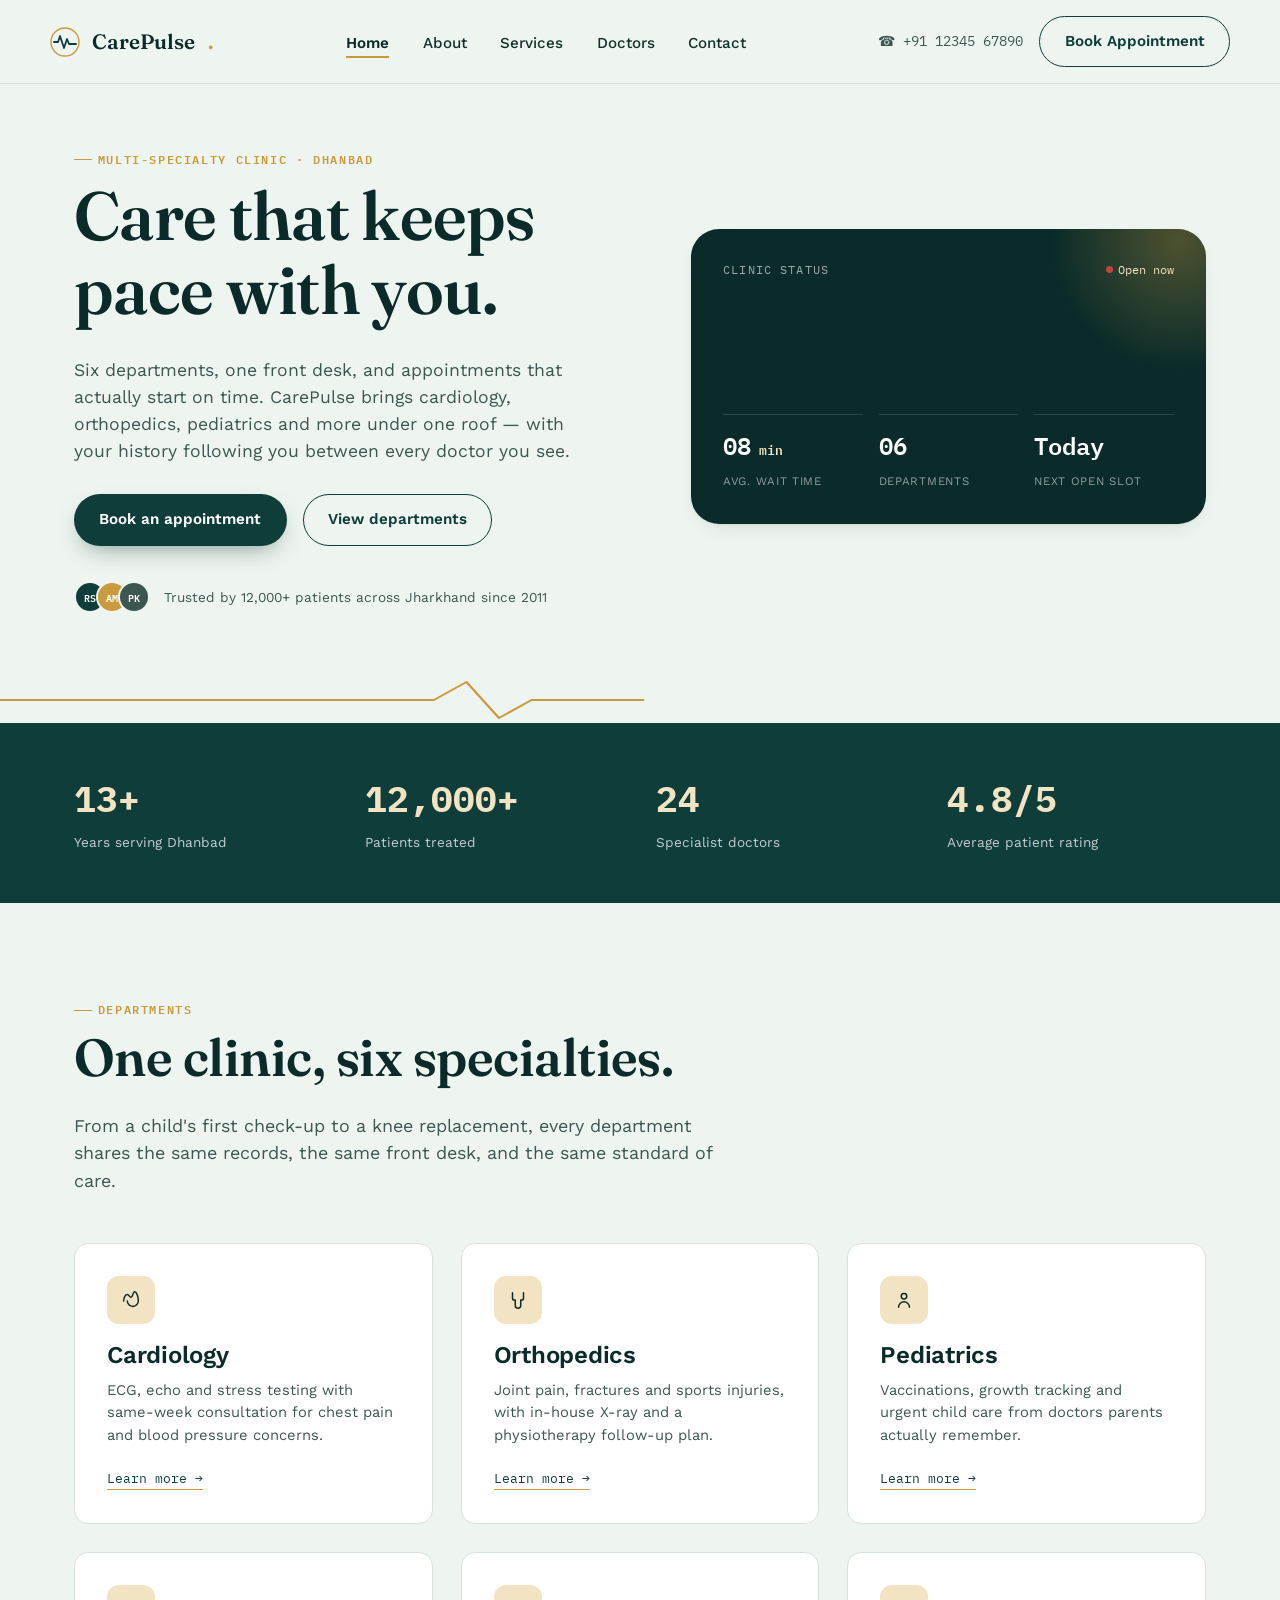
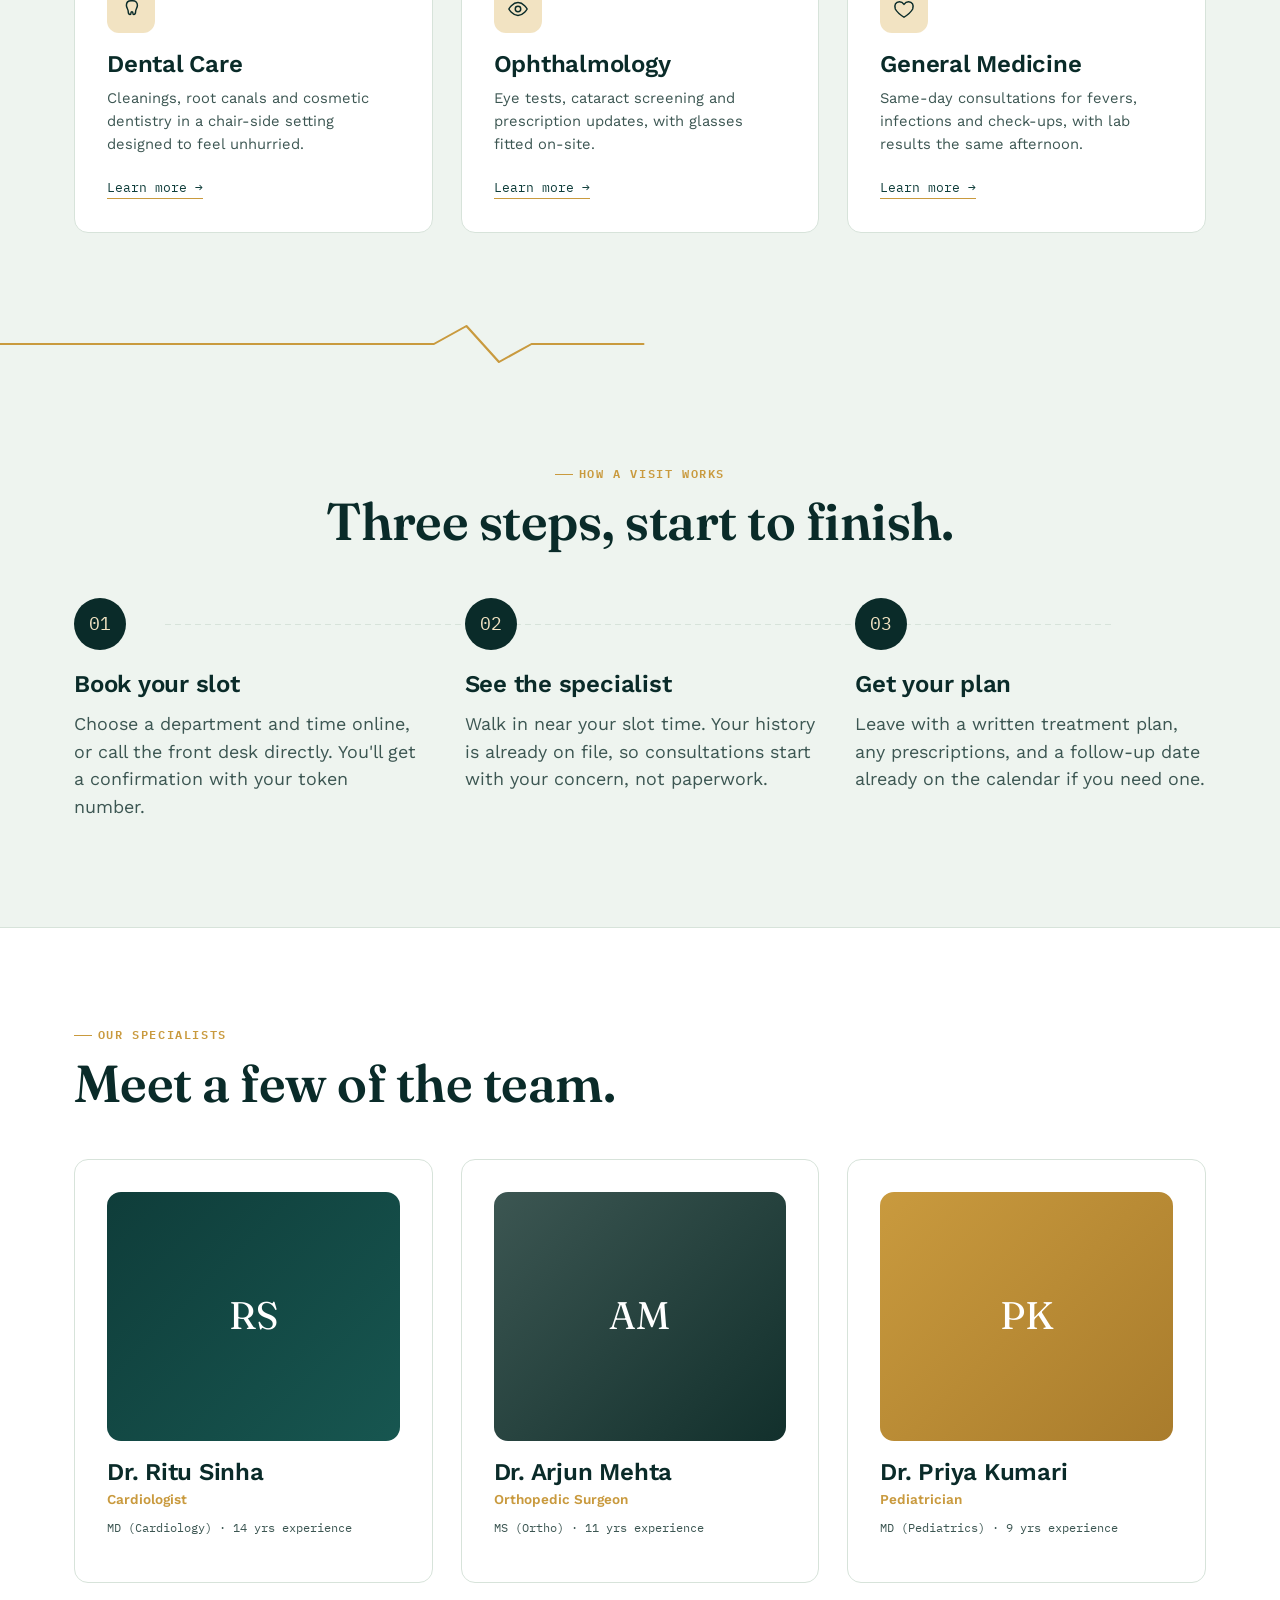
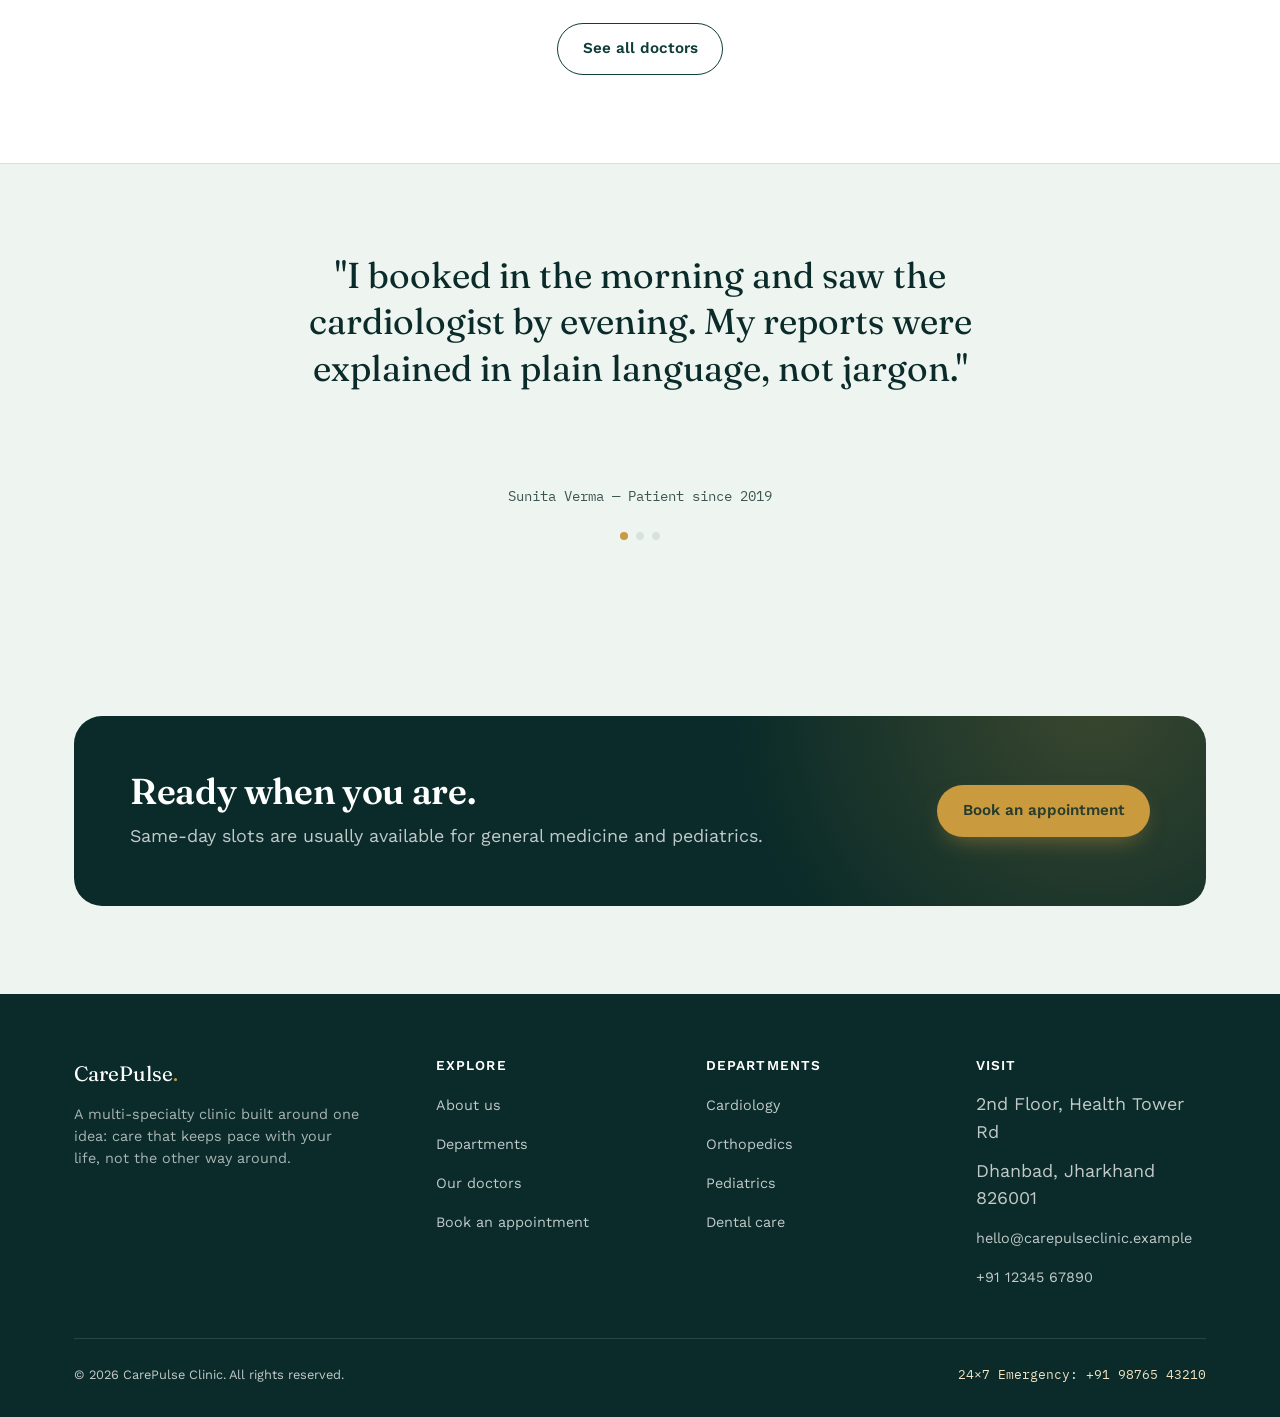
<file: index.html>
<!DOCTYPE html>
<html lang="en">
<head>
  <meta charset="UTF-8" />
  <meta name="viewport" content="width=device-width, initial-scale=1.0" />
  <title>CarePulse Clinic — Multi-Specialty Healthcare</title>
  <meta name="description" content="CarePulse Clinic is a multi-specialty healthcare center offering cardiology, orthopedics, pediatrics, dental and general medicine — with same-day appointments." />
  <link rel="icon" href="data:," />
  <link rel="stylesheet" href="css/styles.css" />
</head>
<body data-page="home">

  <div data-include="partials/header.html"></div>

  <main>
    <!-- HERO -->
    <section class="hero">
      <div class="container hero-grid">
        <div>
          <p class="eyebrow">Multi-specialty clinic · Dhanbad</p>
          <h1>Care that keeps pace with you.</h1>
          <p class="hero-lede">
            Six departments, one front desk, and appointments that actually start on time.
            CarePulse brings cardiology, orthopedics, pediatrics and more under one roof —
            with your history following you between every doctor you see.
          </p>
          <div class="hero-actions">
            <a href="contact.html" class="btn btn-primary">Book an appointment</a>
            <a href="services.html" class="btn btn-outline">View departments</a>
          </div>
          <div class="hero-note">
            <div class="avatar-stack" aria-hidden="true">
              <span style="background:#0f3d3a">RS</span>
              <span style="background:#c99a3e">AM</span>
              <span style="background:#3c5652">PK</span>
            </div>
            <span>Trusted by 12,000+ patients across Jharkhand since 2011</span>
          </div>
        </div>

        <div class="vitals-card" aria-label="Clinic snapshot">
          <div class="vitals-top">
            <span class="vitals-label">Clinic status</span>
            <span class="vitals-live"><span class="dot" aria-hidden="true"></span>Open now</span>
          </div>

          <div class="vitals-readout">
            <svg viewBox="0 0 400 90" preserveAspectRatio="none" aria-hidden="true">
              <path class="line" d="M0 45 L60 45 L80 20 L100 70 L120 10 L140 60 L160 45 L400 45" />
            </svg>
          </div>

          <div class="vitals-grid">
            <div>
              <span class="vitals-num">08<small>&nbsp;min</small></span>
              <span class="vitals-cap">Avg. wait time</span>
            </div>
            <div>
              <span class="vitals-num">06</span>
              <span class="vitals-cap">Departments</span>
            </div>
            <div>
              <span class="vitals-num">Today</span>
              <span class="vitals-cap">Next open slot</span>
            </div>
          </div>
        </div>
      </div>
    </section>

    <svg class="pulse-divider" viewBox="0 0 1180 46" preserveAspectRatio="none" aria-hidden="true">
      <path d="M0 23 L400 23 L430 5 L460 41 L490 23 L1180 23" />
    </svg>

    <!-- STATS -->
    <section class="stats-strip section-tight">
      <div class="container stats-grid">
        <div class="stat"><b>13+</b><span>Years serving Dhanbad</span></div>
        <div class="stat"><b>12,000+</b><span>Patients treated</span></div>
        <div class="stat"><b>24</b><span>Specialist doctors</span></div>
        <div class="stat"><b>4.8/5</b><span>Average patient rating</span></div>
      </div>
    </section>

    <!-- DEPARTMENTS -->
    <section>
      <div class="container">
        <div class="section-head">
          <p class="eyebrow">Departments</p>
          <h2>One clinic, six specialties.</h2>
          <p>From a child's first check-up to a knee replacement, every department shares the same records, the same front desk, and the same standard of care.</p>
        </div>

        <div class="grid-3">
          <div class="card service-card reveal">
            <div class="icon-badge" aria-hidden="true">
              <svg width="22" height="22" viewBox="0 0 24 24" fill="none"><path d="M4 13c0-4 2-7 4-7s2 3 4 3 2-6 4-6 4 5 4 10a6 6 0 01-12 0" stroke="currentColor" stroke-width="1.6" stroke-linecap="round" stroke-linejoin="round"/></svg>
            </div>
            <h4>Cardiology</h4>
            <p>ECG, echo and stress testing with same-week consultation for chest pain and blood pressure concerns.</p>
            <a href="services.html#cardiology" class="card-link">Learn more →</a>
          </div>

          <div class="card service-card reveal">
            <div class="icon-badge" aria-hidden="true">
              <svg width="22" height="22" viewBox="0 0 24 24" fill="none"><path d="M6 4v6a2 2 0 002 2h1M18 4v6a2 2 0 01-2 2h-1M9 12v6a3 3 0 006 0v-6" stroke="currentColor" stroke-width="1.6" stroke-linecap="round" stroke-linejoin="round"/></svg>
            </div>
            <h4>Orthopedics</h4>
            <p>Joint pain, fractures and sports injuries, with in-house X-ray and a physiotherapy follow-up plan.</p>
            <a href="services.html#orthopedics" class="card-link">Learn more →</a>
          </div>

          <div class="card service-card reveal">
            <div class="icon-badge" aria-hidden="true">
              <svg width="22" height="22" viewBox="0 0 24 24" fill="none"><circle cx="12" cy="8" r="3" stroke="currentColor" stroke-width="1.6"/><path d="M6 20c0-3.3 2.7-6 6-6s6 2.7 6 6" stroke="currentColor" stroke-width="1.6" stroke-linecap="round"/></svg>
            </div>
            <h4>Pediatrics</h4>
            <p>Vaccinations, growth tracking and urgent child care from doctors parents actually remember.</p>
            <a href="services.html#pediatrics" class="card-link">Learn more →</a>
          </div>

          <div class="card service-card reveal">
            <div class="icon-badge" aria-hidden="true">
              <svg width="22" height="22" viewBox="0 0 24 24" fill="none"><path d="M12 3c-3 0-5 2-5 5 0 3 2 4 2 7 0 2 1.3 3 2 3s1-1 1-2 .3-1 1-1 1 .5 1 1 .3 2 1 2 2-1 2-3c0-3 2-4 2-7 0-3-2-5-5-5z" stroke="currentColor" stroke-width="1.6" stroke-linejoin="round"/></svg>
            </div>
            <h4>Dental Care</h4>
            <p>Cleanings, root canals and cosmetic dentistry in a chair-side setting designed to feel unhurried.</p>
            <a href="services.html#dental" class="card-link">Learn more →</a>
          </div>

          <div class="card service-card reveal">
            <div class="icon-badge" aria-hidden="true">
              <svg width="22" height="22" viewBox="0 0 24 24" fill="none"><path d="M2 12s4-7 10-7 10 7 10 7-4 7-10 7-10-7-10-7z" stroke="currentColor" stroke-width="1.6" stroke-linejoin="round"/><circle cx="12" cy="12" r="3" stroke="currentColor" stroke-width="1.6"/></svg>
            </div>
            <h4>Ophthalmology</h4>
            <p>Eye tests, cataract screening and prescription updates, with glasses fitted on-site.</p>
            <a href="services.html#ophthalmology" class="card-link">Learn more →</a>
          </div>

          <div class="card service-card reveal">
            <div class="icon-badge" aria-hidden="true">
              <svg width="22" height="22" viewBox="0 0 24 24" fill="none"><path d="M12 21s-7-4.5-9.5-9C1 8 3 4 7 4c2 0 4 1.5 5 3 1-1.5 3-3 5-3 4 0 6 4 4.5 8-2.5 4.5-9.5 9-9.5 9z" stroke="currentColor" stroke-width="1.6" stroke-linejoin="round"/></svg>
            </div>
            <h4>General Medicine</h4>
            <p>Same-day consultations for fevers, infections and check-ups, with lab results the same afternoon.</p>
            <a href="services.html#general-medicine" class="card-link">Learn more →</a>
          </div>
        </div>
      </div>
    </section>

    <svg class="pulse-divider" viewBox="0 0 1180 46" preserveAspectRatio="none" aria-hidden="true">
      <path d="M0 23 L400 23 L430 5 L460 41 L490 23 L1180 23" />
    </svg>

    <!-- JOURNEY -->
    <section>
      <div class="container">
        <div class="section-head center">
          <p class="eyebrow">How a visit works</p>
          <h2>Three steps, start to finish.</h2>
        </div>
        <div class="journey">
          <div class="journey-step reveal">
            <div class="journey-num">01</div>
            <h4>Book your slot</h4>
            <p>Choose a department and time online, or call the front desk directly. You'll get a confirmation with your token number.</p>
          </div>
          <div class="journey-step reveal">
            <div class="journey-num">02</div>
            <h4>See the specialist</h4>
            <p>Walk in near your slot time. Your history is already on file, so consultations start with your concern, not paperwork.</p>
          </div>
          <div class="journey-step reveal">
            <div class="journey-num">03</div>
            <h4>Get your plan</h4>
            <p>Leave with a written treatment plan, any prescriptions, and a follow-up date already on the calendar if you need one.</p>
          </div>
        </div>
      </div>
    </section>

    <!-- DOCTORS PREVIEW -->
    <section style="background:var(--field-raised); border-top:1px solid var(--line); border-bottom:1px solid var(--line);">
      <div class="container">
        <div class="section-head">
          <p class="eyebrow">Our specialists</p>
          <h2>Meet a few of the team.</h2>
        </div>
        <div class="grid-3">
          <div class="card doctor-card reveal">
            <div class="doctor-photo" style="background:linear-gradient(135deg,#0f3d3a,#175650);">RS</div>
            <h4>Dr. Ritu Sinha</h4>
            <p class="doctor-role">Cardiologist</p>
            <p class="doctor-meta">MD (Cardiology) · 14 yrs experience</p>
          </div>
          <div class="card doctor-card reveal">
            <div class="doctor-photo" style="background:linear-gradient(135deg,#3c5652,#12302c);">AM</div>
            <h4>Dr. Arjun Mehta</h4>
            <p class="doctor-role">Orthopedic Surgeon</p>
            <p class="doctor-meta">MS (Ortho) · 11 yrs experience</p>
          </div>
          <div class="card doctor-card reveal">
            <div class="doctor-photo" style="background:linear-gradient(135deg,#c99a3e,#a97c2c);">PK</div>
            <h4>Dr. Priya Kumari</h4>
            <p class="doctor-role">Pediatrician</p>
            <p class="doctor-meta">MD (Pediatrics) · 9 yrs experience</p>
          </div>
        </div>
        <div style="text-align:center; margin-top:2.5rem;">
          <a href="doctors.html" class="btn btn-outline">See all doctors</a>
        </div>
      </div>
    </section>

    <!-- TESTIMONIALS -->
    <section>
      <div class="container">
        <div
          class="testimonial-wrap"
          data-testimonials='[
            {"quote":"I booked in the morning and saw the cardiologist by evening. My reports were explained in plain language, not jargon.","name":"Sunita Verma","role":"Patient since 2019"},
            {"quote":"My son needed stitches on a Sunday. The pediatric team had us in and out within the hour.","name":"Manoj Tiwari","role":"Parent"},
            {"quote":"Getting my knee looked at used to mean three different clinics. Here it was one visit, one file, one plan.","name":"Deepak Rao","role":"Patient since 2021"}
          ]'
        >
          <p class="testimonial-quote"></p>
          <p class="testimonial-person"></p>
          <div class="testimonial-dots" aria-label="Choose testimonial"></div>
        </div>
      </div>
    </section>

    <!-- CTA -->
    <section>
      <div class="container">
        <div class="cta-band">
          <div>
            <h3>Ready when you are.</h3>
            <p>Same-day slots are usually available for general medicine and pediatrics.</p>
          </div>
          <a href="contact.html" class="btn btn-gold">Book an appointment</a>
        </div>
      </div>
    </section>
  </main>

  <div data-include="partials/footer.html"></div>

  <script src="js/main.js"></script>
</body>
</html>
</file>
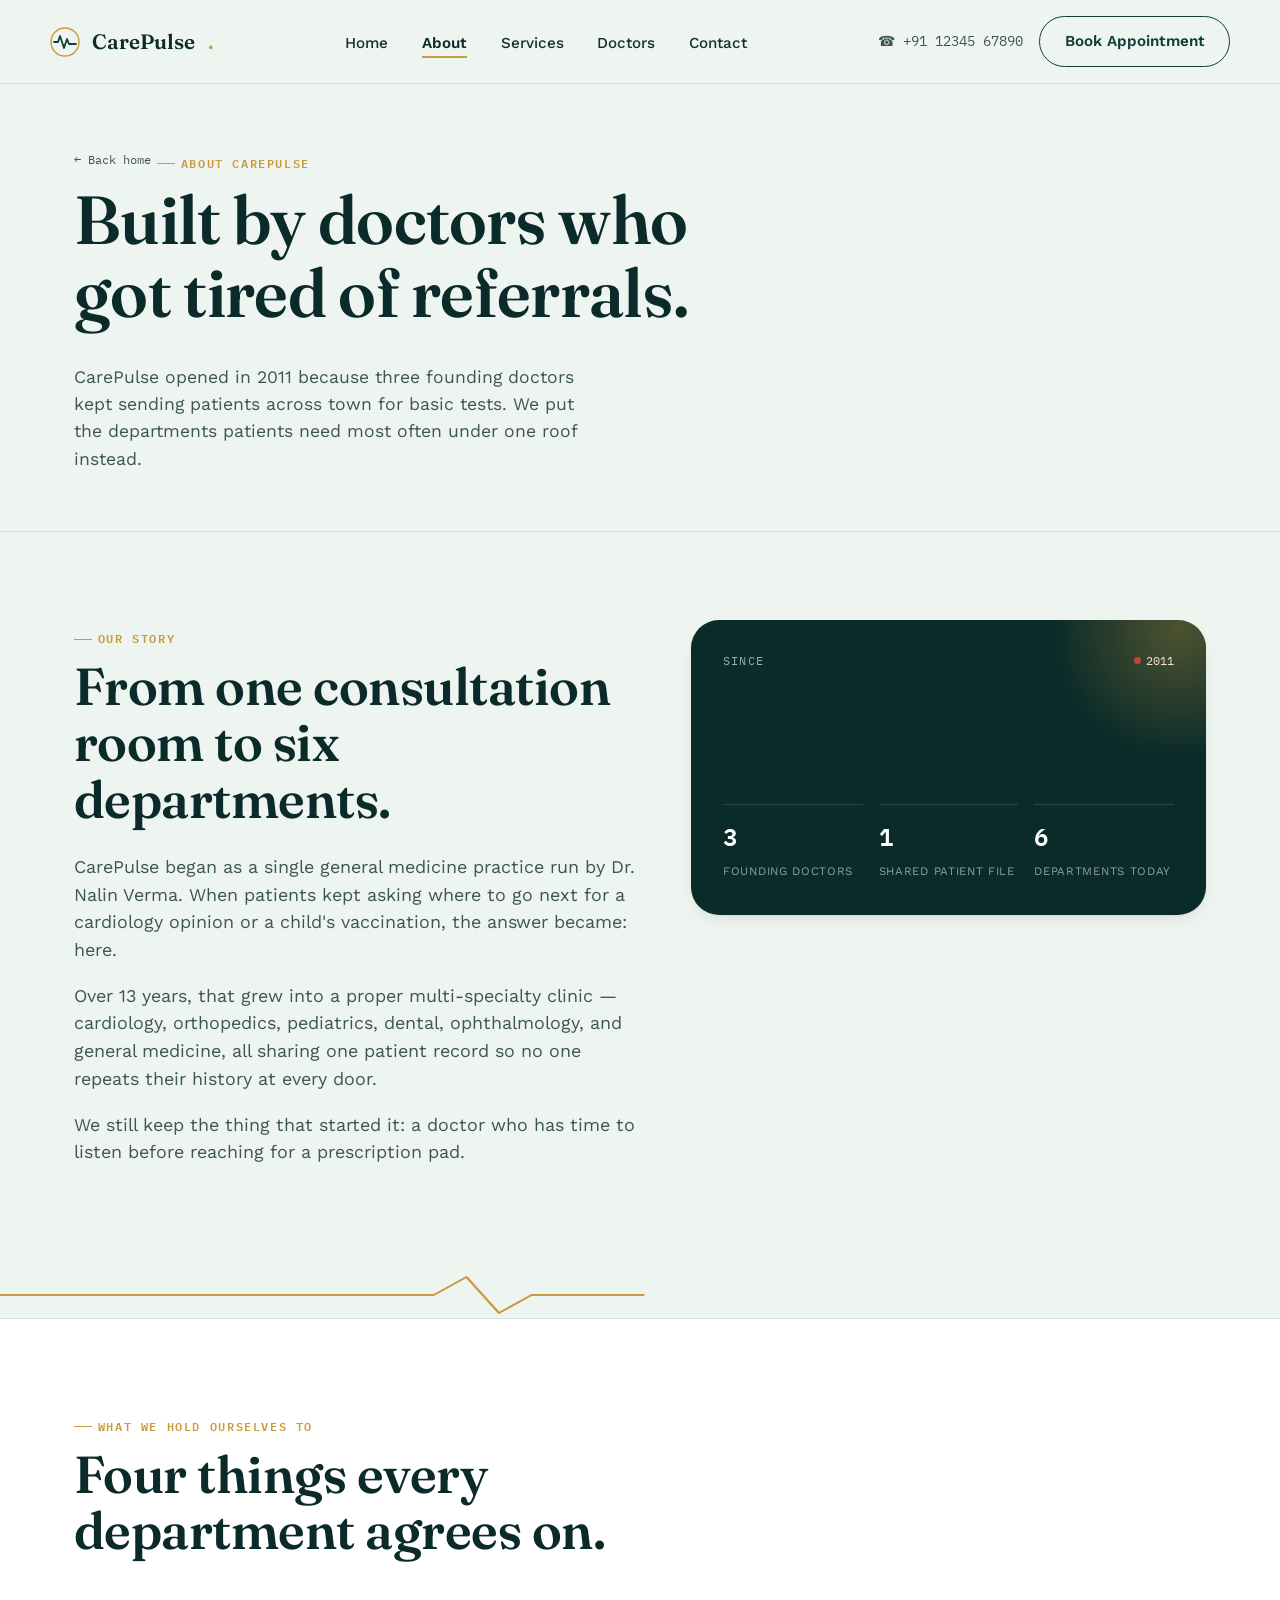
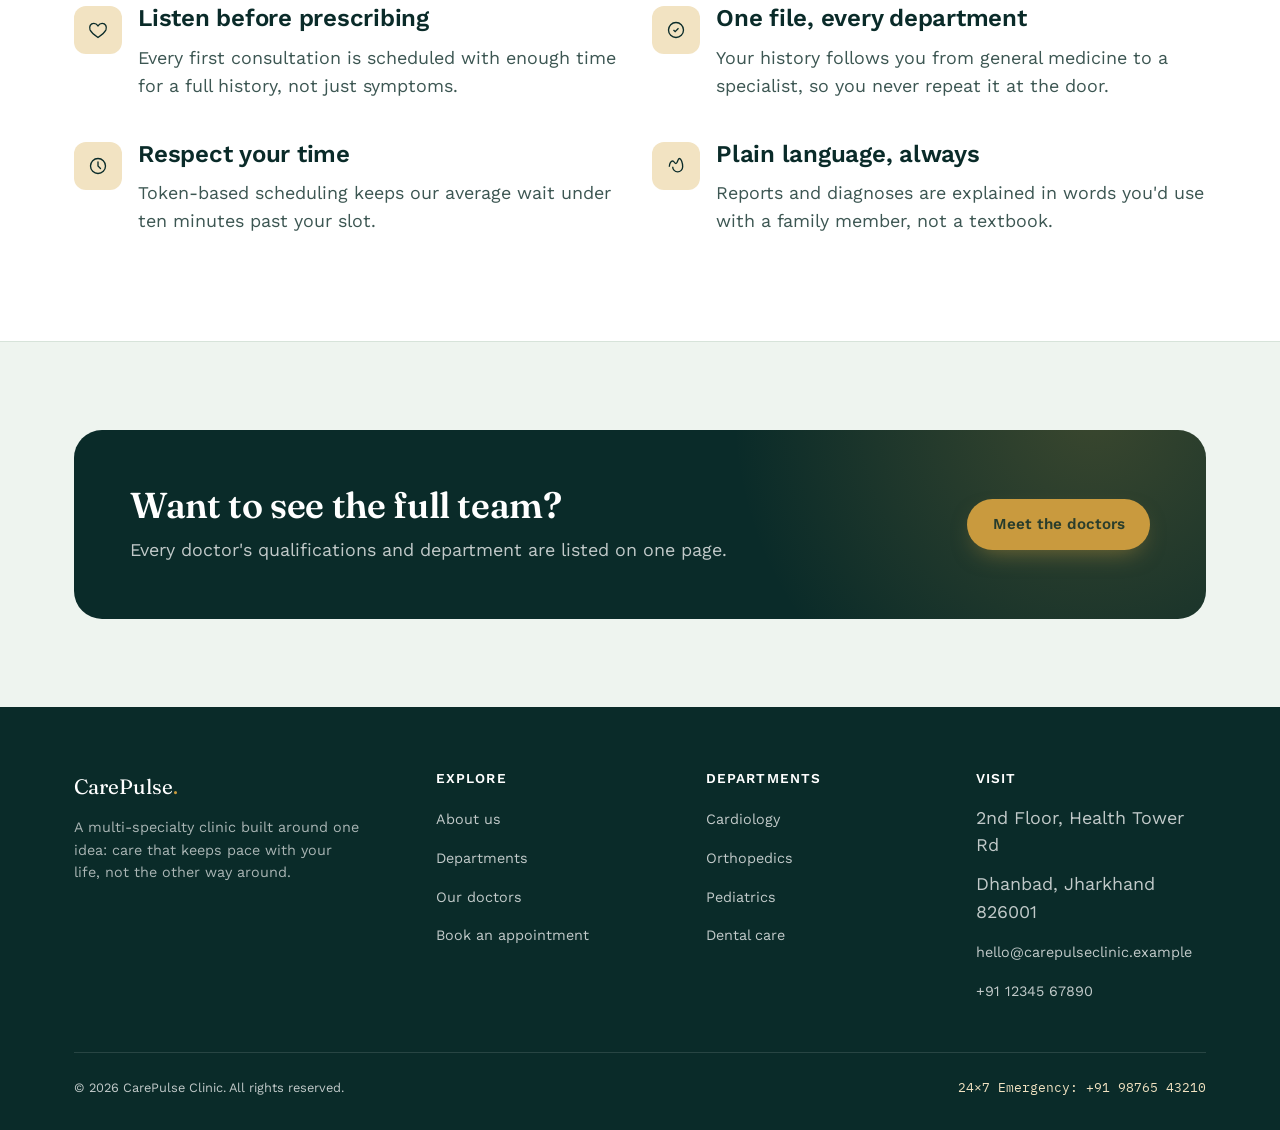
<file: about.html>
<!DOCTYPE html>
<html lang="en">
<head>
  <meta charset="UTF-8" />
  <meta name="viewport" content="width=device-width, initial-scale=1.0" />
  <title>About Us — CarePulse Clinic</title>
  <meta name="description" content="CarePulse Clinic has served Dhanbad since 2011. Learn about our story, our values, and the standards behind every consultation." />
  <link rel="icon" href="data:," />
  <link rel="stylesheet" href="css/styles.css" />
</head>
<body data-page="about">

  <div data-include="partials/header.html"></div>

  <main>
    <section class="page-hero">
      <div class="container">
        <a href="index.html" class="breadcrumb">← Back home</a>
        <p class="eyebrow" style="margin-top:1.4rem;">About CarePulse</p>
        <h1 style="max-width:16ch;">Built by doctors who got tired of referrals.</h1>
        <p class="hero-lede">CarePulse opened in 2011 because three founding doctors kept sending patients across town for basic tests. We put the departments patients need most often under one roof instead.</p>
      </div>
    </section>

    <section>
      <div class="container">
        <div class="hero-grid" style="align-items:start;">
          <div>
            <p class="eyebrow">Our story</p>
            <h2>From one consultation room to six departments.</h2>
            <p>CarePulse began as a single general medicine practice run by Dr. Nalin Verma. When patients kept asking where to go next for a cardiology opinion or a child's vaccination, the answer became: here.</p>
            <p>Over 13 years, that grew into a proper multi-specialty clinic — cardiology, orthopedics, pediatrics, dental, ophthalmology, and general medicine, all sharing one patient record so no one repeats their history at every door.</p>
            <p>We still keep the thing that started it: a doctor who has time to listen before reaching for a prescription pad.</p>
          </div>
          <div class="vitals-card" aria-hidden="true">
            <div class="vitals-top">
              <span class="vitals-label">Since</span>
              <span class="vitals-live"><span class="dot"></span>2011</span>
            </div>
            <div class="vitals-readout">
              <svg viewBox="0 0 400 90" preserveAspectRatio="none">
                <path class="line" d="M0 45 L60 45 L80 20 L100 70 L120 10 L140 60 L160 45 L400 45" />
              </svg>
            </div>
            <div class="vitals-grid">
              <div><span class="vitals-num">3</span><span class="vitals-cap">Founding doctors</span></div>
              <div><span class="vitals-num">1</span><span class="vitals-cap">Shared patient file</span></div>
              <div><span class="vitals-num">6</span><span class="vitals-cap">Departments today</span></div>
            </div>
          </div>
        </div>
      </div>
    </section>

    <svg class="pulse-divider" viewBox="0 0 1180 46" preserveAspectRatio="none" aria-hidden="true">
      <path d="M0 23 L400 23 L430 5 L460 41 L490 23 L1180 23" />
    </svg>

    <section style="background:var(--field-raised); border-top:1px solid var(--line); border-bottom:1px solid var(--line);">
      <div class="container">
        <div class="section-head">
          <p class="eyebrow">What we hold ourselves to</p>
          <h2>Four things every department agrees on.</h2>
        </div>
        <div class="value-list">
          <div class="value-item reveal">
            <div class="icon-badge" aria-hidden="true">
              <svg width="20" height="20" viewBox="0 0 24 24" fill="none"><path d="M12 21s-7-4.5-9.5-9C1 8 3 4 7 4c2 0 4 1.5 5 3 1-1.5 3-3 5-3 4 0 6 4 4.5 8-2.5 4.5-9.5 9-9.5 9z" stroke="currentColor" stroke-width="1.6"/></svg>
            </div>
            <div>
              <h4>Listen before prescribing</h4>
              <p>Every first consultation is scheduled with enough time for a full history, not just symptoms.</p>
            </div>
          </div>
          <div class="value-item reveal">
            <div class="icon-badge" aria-hidden="true">
              <svg width="20" height="20" viewBox="0 0 24 24" fill="none"><path d="M9 12l2 2 4-4M21 12c0 4.97-4.03 9-9 9s-9-4.03-9-9 4.03-9 9-9 9 4.03 9 9z" stroke="currentColor" stroke-width="1.6"/></svg>
            </div>
            <div>
              <h4>One file, every department</h4>
              <p>Your history follows you from general medicine to a specialist, so you never repeat it at the door.</p>
            </div>
          </div>
          <div class="value-item reveal">
            <div class="icon-badge" aria-hidden="true">
              <svg width="20" height="20" viewBox="0 0 24 24" fill="none"><circle cx="12" cy="12" r="9" stroke="currentColor" stroke-width="1.6"/><path d="M12 7v5l3 3" stroke="currentColor" stroke-width="1.6" stroke-linecap="round"/></svg>
            </div>
            <div>
              <h4>Respect your time</h4>
              <p>Token-based scheduling keeps our average wait under ten minutes past your slot.</p>
            </div>
          </div>
          <div class="value-item reveal">
            <div class="icon-badge" aria-hidden="true">
              <svg width="20" height="20" viewBox="0 0 24 24" fill="none"><path d="M4 13c0-4 2-7 4-7s2 3 4 3 2-6 4-6 4 5 4 10a6 6 0 01-12 0" stroke="currentColor" stroke-width="1.6"/></svg>
            </div>
            <div>
              <h4>Plain language, always</h4>
              <p>Reports and diagnoses are explained in words you'd use with a family member, not a textbook.</p>
            </div>
          </div>
        </div>
      </div>
    </section>

    <section>
      <div class="container">
        <div class="cta-band">
          <div>
            <h3>Want to see the full team?</h3>
            <p>Every doctor's qualifications and department are listed on one page.</p>
          </div>
          <a href="doctors.html" class="btn btn-gold">Meet the doctors</a>
        </div>
      </div>
    </section>
  </main>

  <div data-include="partials/footer.html"></div>
  <script src="js/main.js"></script>
</body>
</html>
</file>
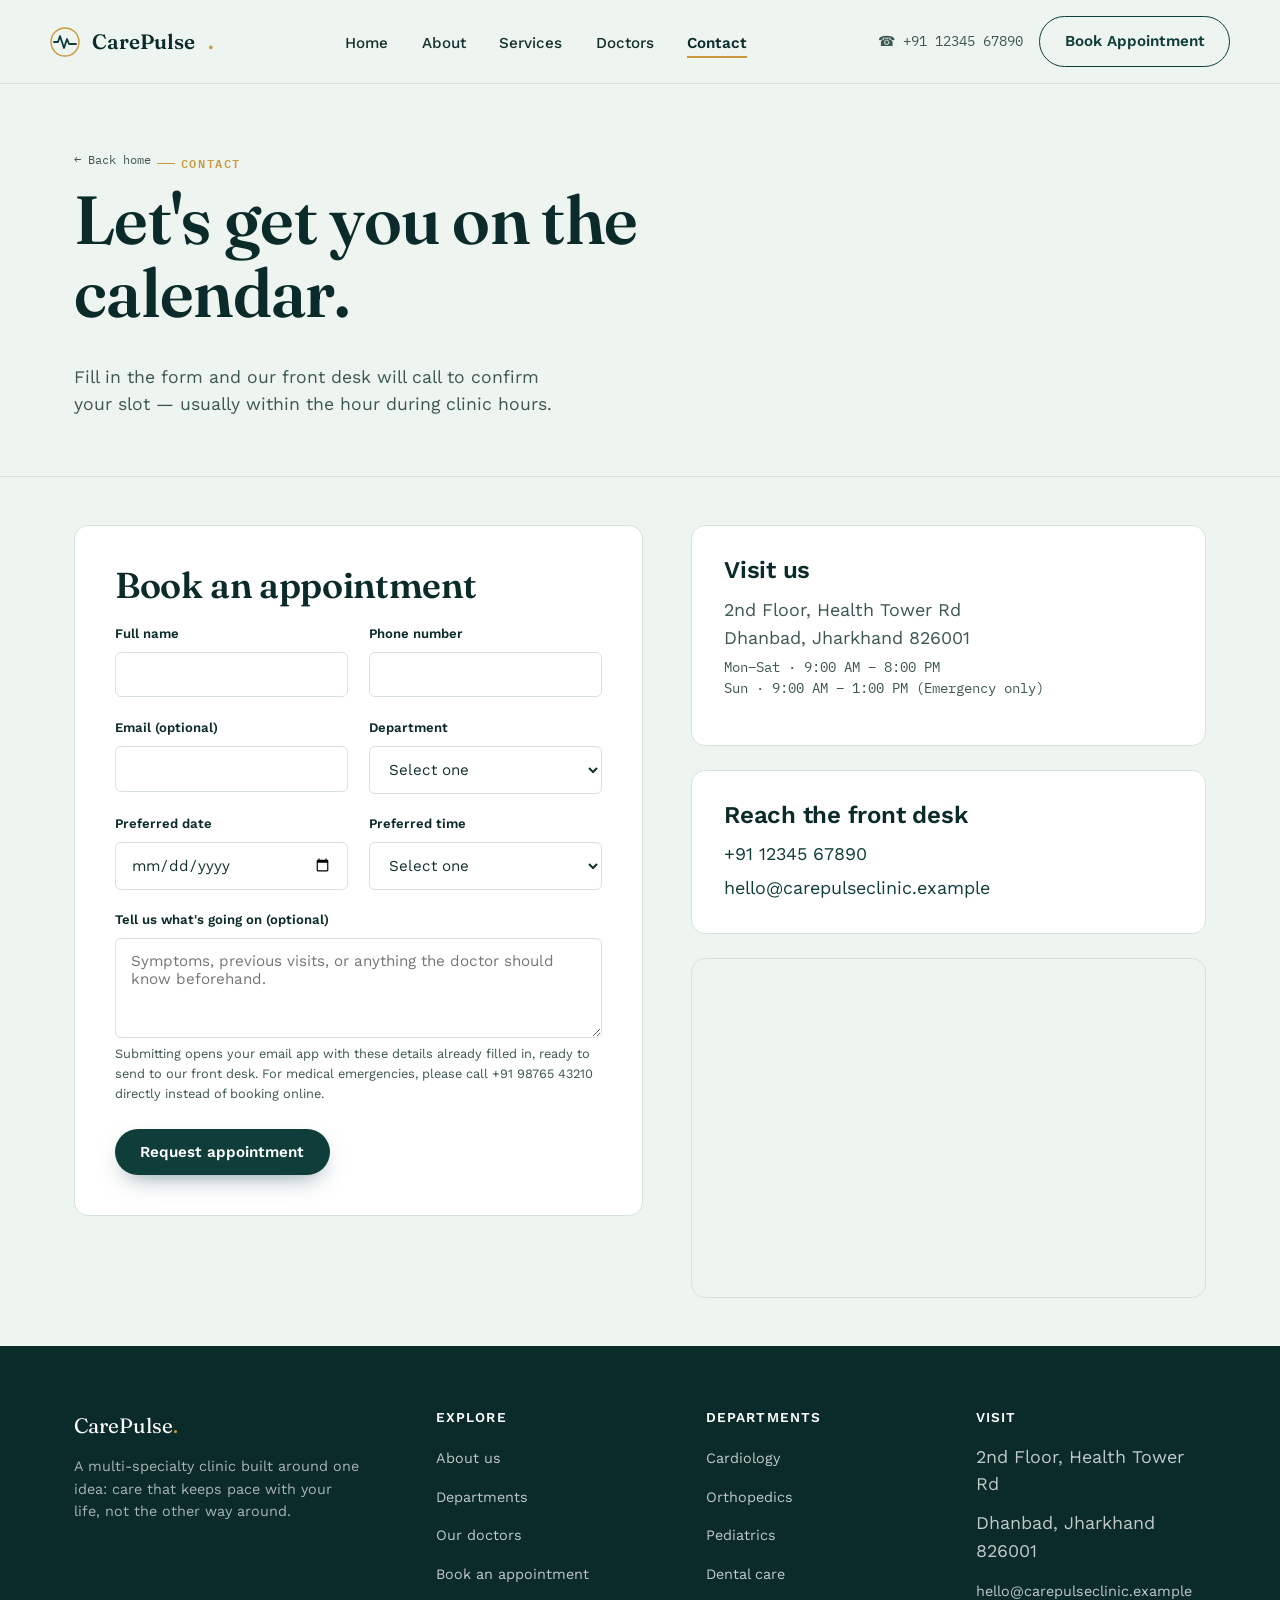
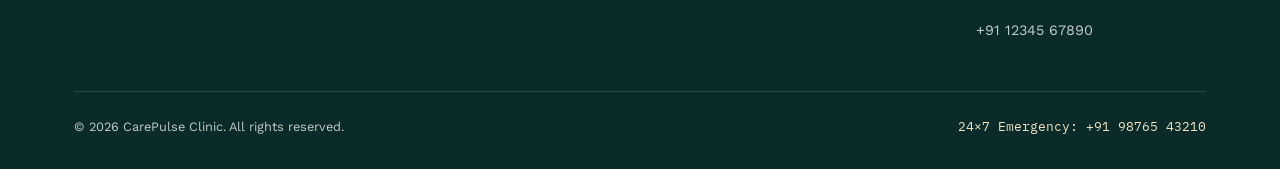
<file: contact.html>
<!DOCTYPE html>
<html lang="en">
<head>
  <meta charset="UTF-8" />
  <meta name="viewport" content="width=device-width, initial-scale=1.0" />
  <title>Contact & Book an Appointment — CarePulse Clinic</title>
  <meta name="description" content="Book an appointment at CarePulse Clinic in Dhanbad, or reach our front desk by phone, email, or in person." />
  <link rel="icon" href="data:," />
  <link rel="stylesheet" href="css/styles.css" />
</head>
<body data-page="contact">

  <div data-include="partials/header.html"></div>

  <main>
    <section class="page-hero">
      <div class="container">
        <a href="index.html" class="breadcrumb">← Back home</a>
        <p class="eyebrow" style="margin-top:1.4rem;">Contact</p>
        <h1 style="max-width:16ch;">Let's get you on the calendar.</h1>
        <p class="hero-lede">Fill in the form and our front desk will call to confirm your slot — usually within the hour during clinic hours.</p>
      </div>
    </section>

    <section class="section-tight">
      <div class="container hero-grid" style="align-items:start;">

        <div class="card" style="padding:2.5rem;">
          <h3 style="margin-bottom:1.2rem;">Book an appointment</h3>
          <form id="appointment-form" novalidate>
            <div class="form-grid">
              <div class="form-field">
                <label for="name">Full name</label>
                <input type="text" id="name" name="name" required autocomplete="name" />
              </div>
              <div class="form-field">
                <label for="phone">Phone number</label>
                <input type="tel" id="phone" name="phone" required autocomplete="tel" pattern="[0-9+\-\s]{7,15}" />
              </div>
              <div class="form-field">
                <label for="email">Email (optional)</label>
                <input type="email" id="email" name="email" autocomplete="email" />
              </div>
              <div class="form-field">
                <label for="department">Department</label>
                <select id="department" name="department" required>
                  <option value="">Select one</option>
                  <option value="Cardiology">Cardiology</option>
                  <option value="Orthopedics">Orthopedics</option>
                  <option value="Pediatrics">Pediatrics</option>
                  <option value="Dental Care">Dental Care</option>
                  <option value="Ophthalmology">Ophthalmology</option>
                  <option value="General Medicine">General Medicine</option>
                </select>
              </div>
              <div class="form-field">
                <label for="date">Preferred date</label>
                <input type="date" id="date" name="date" required />
              </div>
              <div class="form-field">
                <label for="time">Preferred time</label>
                <select id="time" name="time" required>
                  <option value="">Select one</option>
                  <option value="Morning (9am–12pm)">Morning (9am–12pm)</option>
                  <option value="Afternoon (12pm–4pm)">Afternoon (12pm–4pm)</option>
                  <option value="Evening (4pm–8pm)">Evening (4pm–8pm)</option>
                </select>
              </div>
              <div class="form-field full">
                <label for="message">Tell us what's going on (optional)</label>
                <textarea id="message" name="message" placeholder="Symptoms, previous visits, or anything the doctor should know beforehand."></textarea>
              </div>
            </div>

            <p class="form-note">Submitting opens your email app with these details already filled in, ready to send to our front desk. For medical emergencies, please call +91 98765 43210 directly instead of booking online.</p>

            <div style="margin-top:1.6rem;">
              <button type="submit" class="btn btn-primary">Request appointment</button>
            </div>

            <div id="form-status" role="status" aria-live="polite"></div>
          </form>
        </div>

        <div>
          <div class="card" style="margin-bottom:1.5rem;">
            <h4>Visit us</h4>
            <p style="margin-bottom:0.3em;">2nd Floor, Health Tower Rd<br />Dhanbad, Jharkhand 826001</p>
            <p style="font-family:var(--font-mono); font-size:0.85rem; color:var(--ink-soft);">Mon–Sat · 9:00 AM – 8:00 PM<br />Sun · 9:00 AM – 1:00 PM (Emergency only)</p>
          </div>
          <div class="card" style="margin-bottom:1.5rem;">
            <h4>Reach the front desk</h4>
            <p style="margin-bottom:0.3em;"><a href="tel:+911234567890" style="text-decoration:none; color:var(--teal);">+91 12345 67890</a></p>
            <p style="margin-bottom:0;"><a href="mailto:hello@carepulseclinic.example" style="text-decoration:none; color:var(--teal);">hello@carepulseclinic.example</a></p>
          </div>
          <div class="map-wrap">
            <iframe
              title="CarePulse Clinic location"
              src="https://maps.google.com/maps?q=Dhanbad%2C%20Jharkhand&t=&z=13&ie=UTF8&iwloc=&output=embed"
              loading="lazy"
              referrerpolicy="no-referrer-when-downgrade">
            </iframe>
          </div>
        </div>
      </div>
    </section>
  </main>

  <div data-include="partials/footer.html"></div>
  <script src="js/main.js"></script>
</body>
</html>
</file>
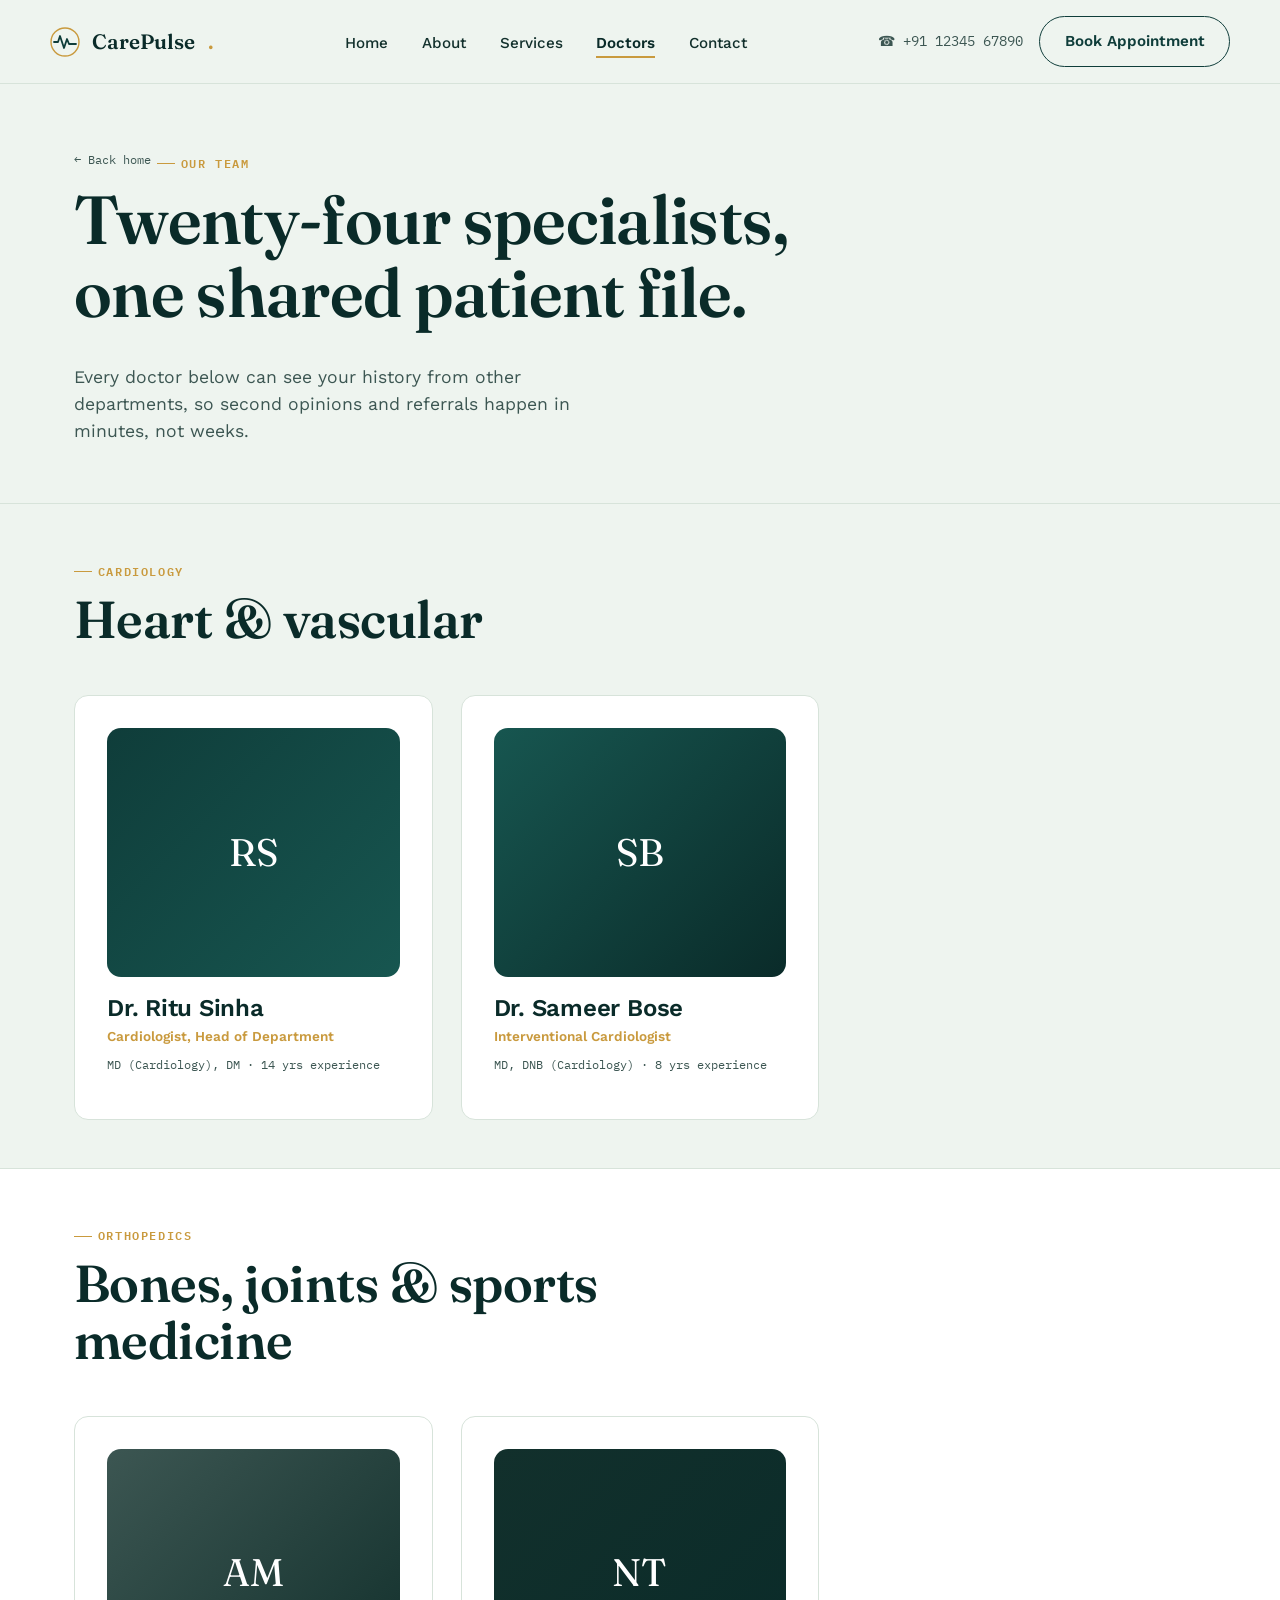
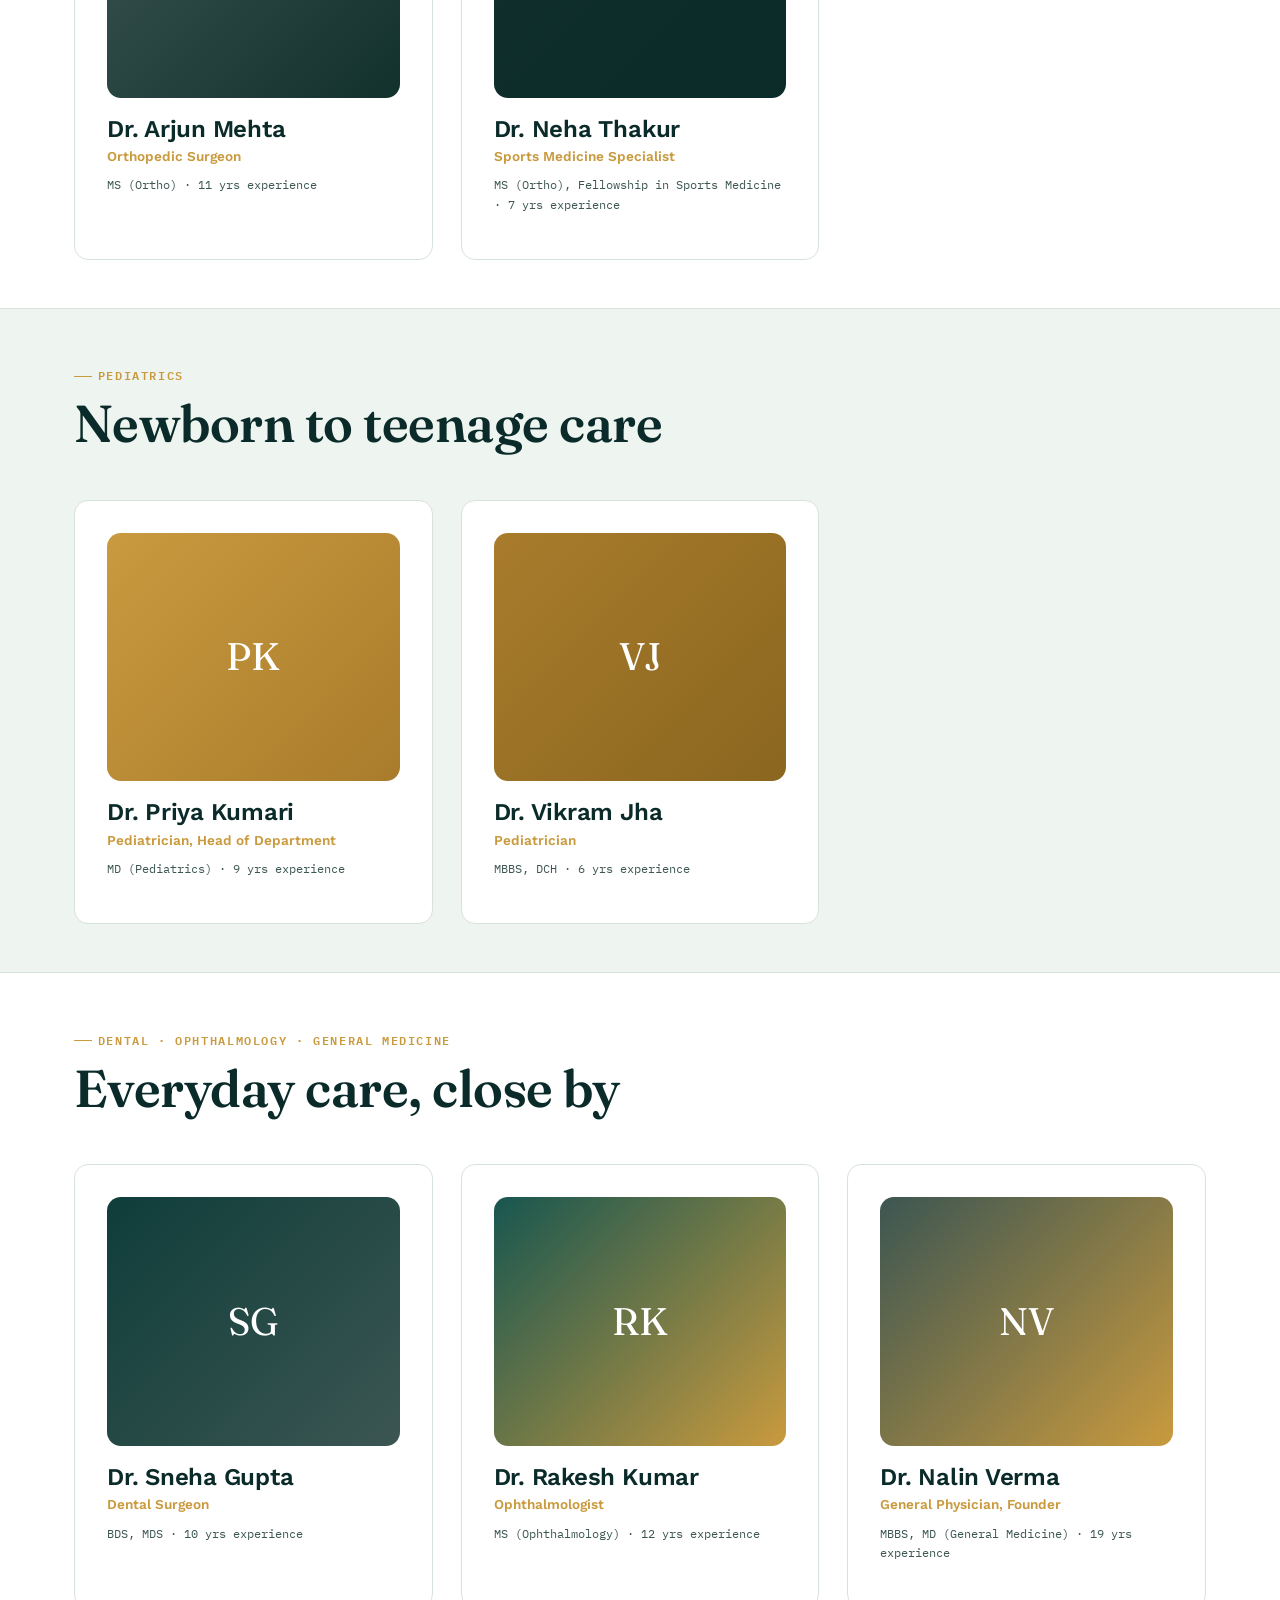
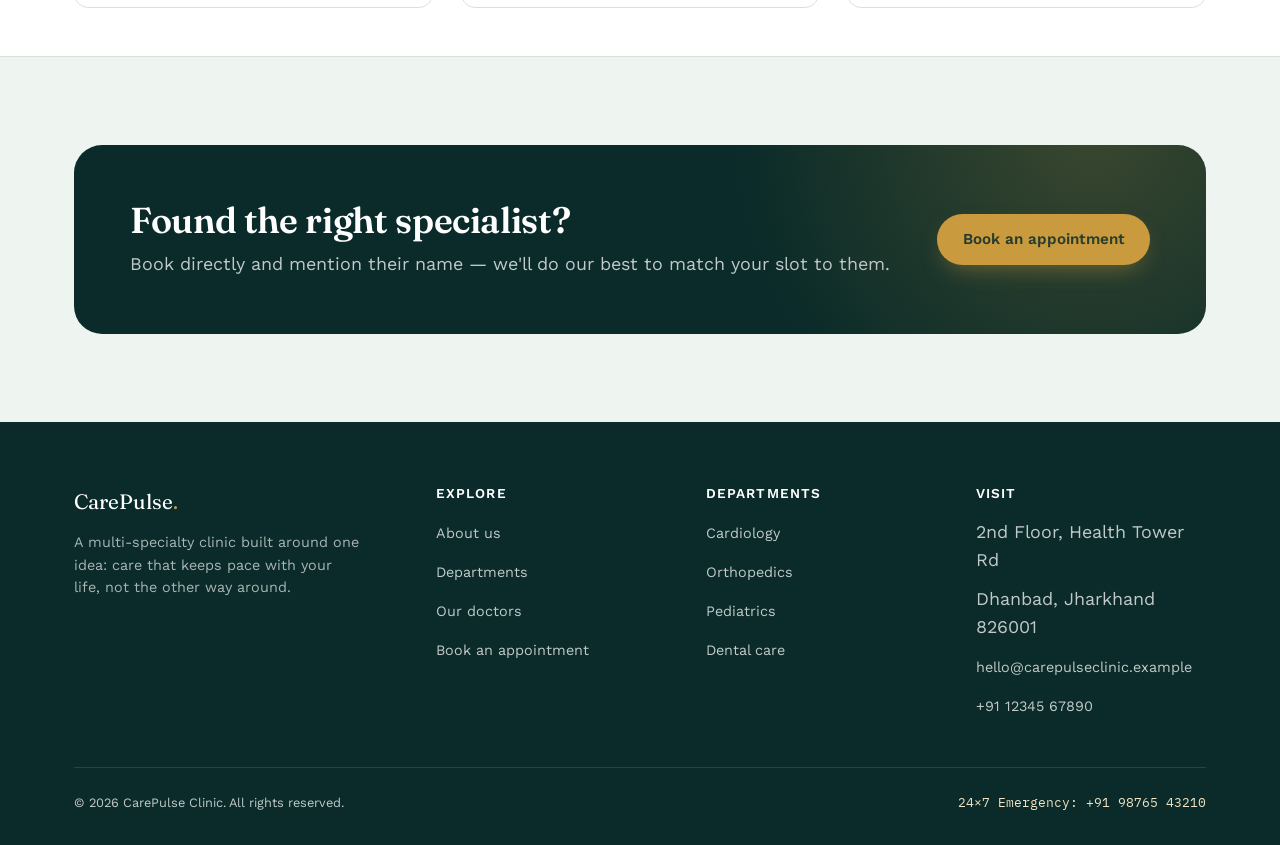
<file: doctors.html>
<!DOCTYPE html>
<html lang="en">
<head>
  <meta charset="UTF-8" />
  <meta name="viewport" content="width=device-width, initial-scale=1.0" />
  <title>Our Doctors — CarePulse Clinic</title>
  <meta name="description" content="Meet the specialists at CarePulse Clinic across cardiology, orthopedics, pediatrics, dental care, ophthalmology, and general medicine." />
  <link rel="icon" href="data:," />
  <link rel="stylesheet" href="css/styles.css" />
</head>
<body data-page="doctors">

  <div data-include="partials/header.html"></div>

  <main>
    <section class="page-hero">
      <div class="container">
        <a href="index.html" class="breadcrumb">← Back home</a>
        <p class="eyebrow" style="margin-top:1.4rem;">Our team</p>
        <h1 style="max-width:18ch;">Twenty-four specialists, one shared patient file.</h1>
        <p class="hero-lede">Every doctor below can see your history from other departments, so second opinions and referrals happen in minutes, not weeks.</p>
      </div>
    </section>

    <section class="section-tight">
      <div class="container">
        <div class="section-head">
          <p class="eyebrow">Cardiology</p>
          <h2>Heart & vascular</h2>
        </div>
        <div class="grid-3">
          <div class="card doctor-card reveal">
            <div class="doctor-photo" style="background:linear-gradient(135deg,#0f3d3a,#175650);">RS</div>
            <h4>Dr. Ritu Sinha</h4>
            <p class="doctor-role">Cardiologist, Head of Department</p>
            <p class="doctor-meta">MD (Cardiology), DM · 14 yrs experience</p>
          </div>
          <div class="card doctor-card reveal">
            <div class="doctor-photo" style="background:linear-gradient(135deg,#175650,#0a2b29);">SB</div>
            <h4>Dr. Sameer Bose</h4>
            <p class="doctor-role">Interventional Cardiologist</p>
            <p class="doctor-meta">MD, DNB (Cardiology) · 8 yrs experience</p>
          </div>
        </div>
      </div>
    </section>

    <section class="section-tight" style="background:var(--field-raised); border-top:1px solid var(--line); border-bottom:1px solid var(--line);">
      <div class="container">
        <div class="section-head">
          <p class="eyebrow">Orthopedics</p>
          <h2>Bones, joints & sports medicine</h2>
        </div>
        <div class="grid-3">
          <div class="card doctor-card reveal">
            <div class="doctor-photo" style="background:linear-gradient(135deg,#3c5652,#12302c);">AM</div>
            <h4>Dr. Arjun Mehta</h4>
            <p class="doctor-role">Orthopedic Surgeon</p>
            <p class="doctor-meta">MS (Ortho) · 11 yrs experience</p>
          </div>
          <div class="card doctor-card reveal">
            <div class="doctor-photo" style="background:linear-gradient(135deg,#12302c,#0a2b29);">NT</div>
            <h4>Dr. Neha Thakur</h4>
            <p class="doctor-role">Sports Medicine Specialist</p>
            <p class="doctor-meta">MS (Ortho), Fellowship in Sports Medicine · 7 yrs experience</p>
          </div>
        </div>
      </div>
    </section>

    <section class="section-tight">
      <div class="container">
        <div class="section-head">
          <p class="eyebrow">Pediatrics</p>
          <h2>Newborn to teenage care</h2>
        </div>
        <div class="grid-3">
          <div class="card doctor-card reveal">
            <div class="doctor-photo" style="background:linear-gradient(135deg,#c99a3e,#a97c2c);">PK</div>
            <h4>Dr. Priya Kumari</h4>
            <p class="doctor-role">Pediatrician, Head of Department</p>
            <p class="doctor-meta">MD (Pediatrics) · 9 yrs experience</p>
          </div>
          <div class="card doctor-card reveal">
            <div class="doctor-photo" style="background:linear-gradient(135deg,#a97c2c,#8a661f);">VJ</div>
            <h4>Dr. Vikram Jha</h4>
            <p class="doctor-role">Pediatrician</p>
            <p class="doctor-meta">MBBS, DCH · 6 yrs experience</p>
          </div>
        </div>
      </div>
    </section>

    <section class="section-tight" style="background:var(--field-raised); border-top:1px solid var(--line); border-bottom:1px solid var(--line);">
      <div class="container">
        <div class="section-head">
          <p class="eyebrow">Dental · Ophthalmology · General Medicine</p>
          <h2>Everyday care, close by</h2>
        </div>
        <div class="grid-3">
          <div class="card doctor-card reveal">
            <div class="doctor-photo" style="background:linear-gradient(135deg,#0f3d3a,#3c5652);">SG</div>
            <h4>Dr. Sneha Gupta</h4>
            <p class="doctor-role">Dental Surgeon</p>
            <p class="doctor-meta">BDS, MDS · 10 yrs experience</p>
          </div>
          <div class="card doctor-card reveal">
            <div class="doctor-photo" style="background:linear-gradient(135deg,#175650,#c99a3e);">RK</div>
            <h4>Dr. Rakesh Kumar</h4>
            <p class="doctor-role">Ophthalmologist</p>
            <p class="doctor-meta">MS (Ophthalmology) · 12 yrs experience</p>
          </div>
          <div class="card doctor-card reveal">
            <div class="doctor-photo" style="background:linear-gradient(135deg,#3c5652,#c99a3e);">NV</div>
            <h4>Dr. Nalin Verma</h4>
            <p class="doctor-role">General Physician, Founder</p>
            <p class="doctor-meta">MBBS, MD (General Medicine) · 19 yrs experience</p>
          </div>
        </div>
      </div>
    </section>

    <section>
      <div class="container">
        <div class="cta-band">
          <div>
            <h3>Found the right specialist?</h3>
            <p>Book directly and mention their name — we'll do our best to match your slot to them.</p>
          </div>
          <a href="contact.html" class="btn btn-gold">Book an appointment</a>
        </div>
      </div>
    </section>
  </main>

  <div data-include="partials/footer.html"></div>
  <script src="js/main.js"></script>
</body>
</html>
</file>
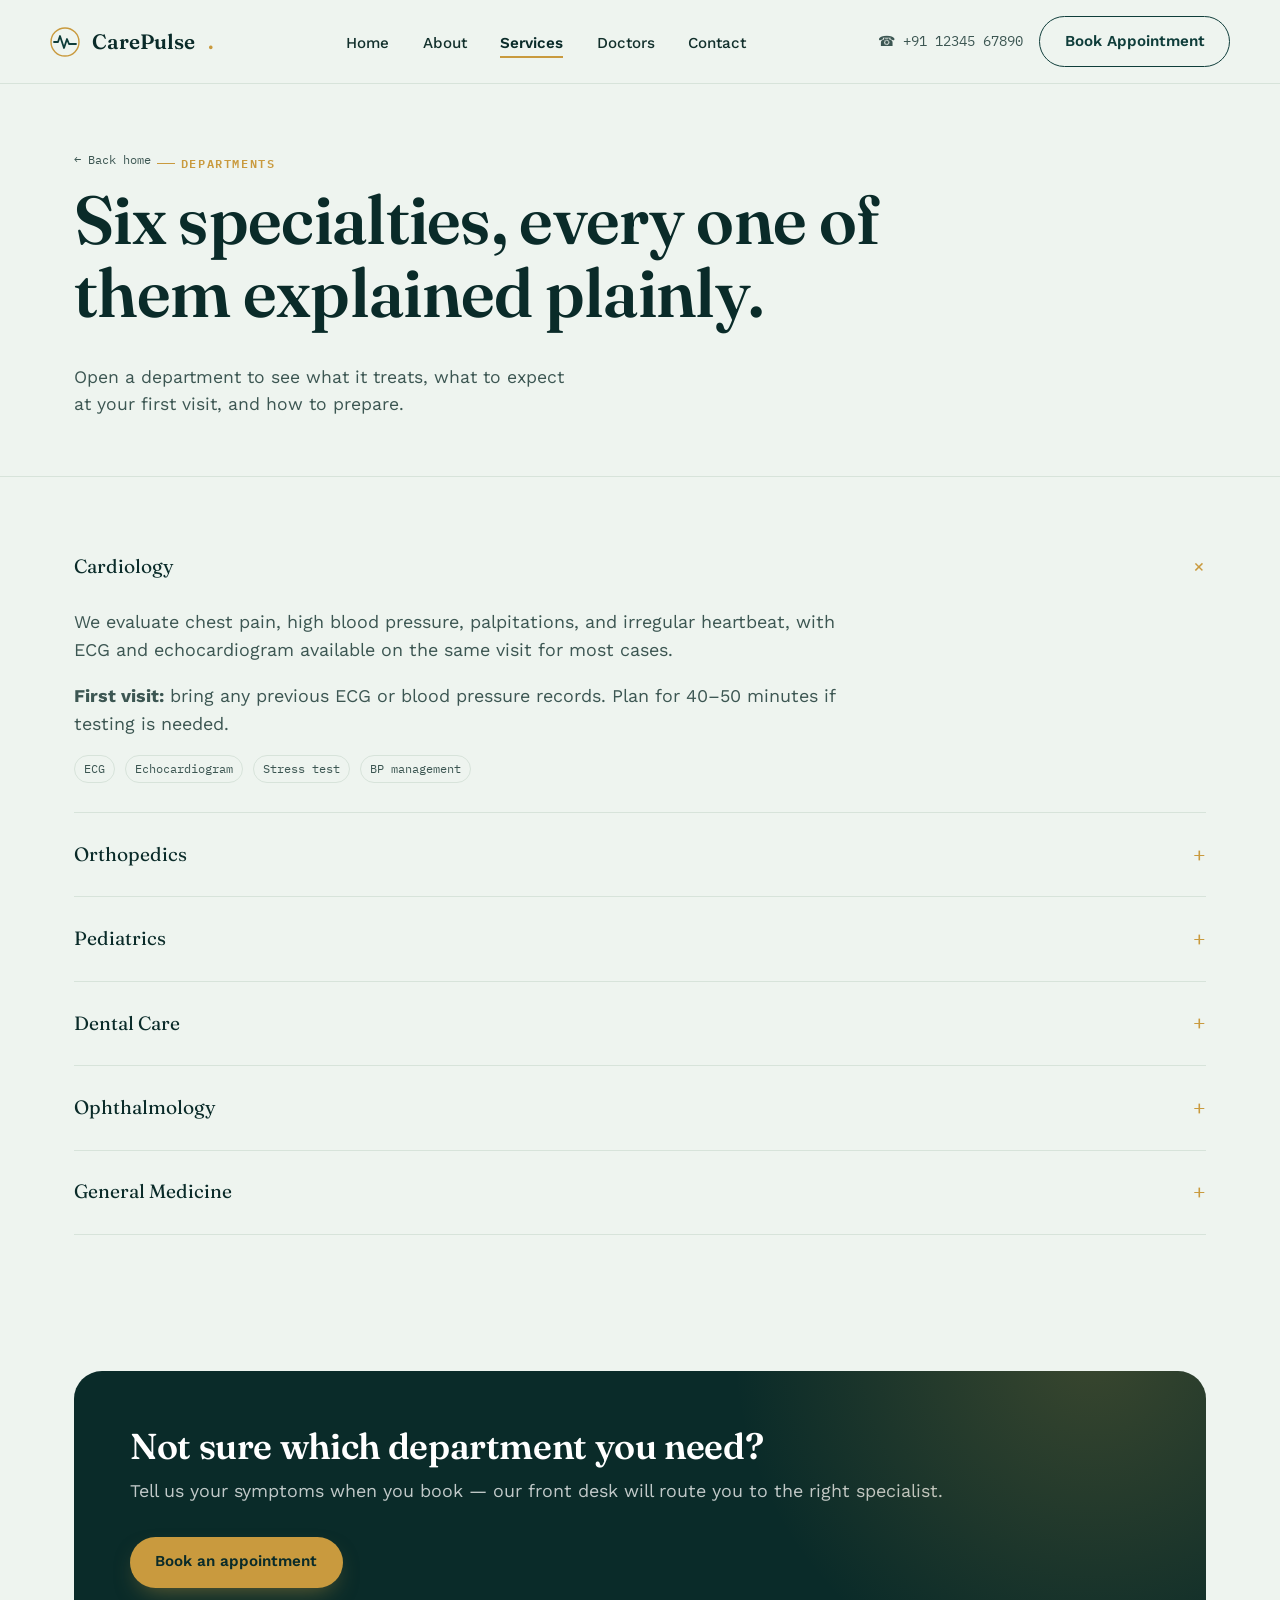
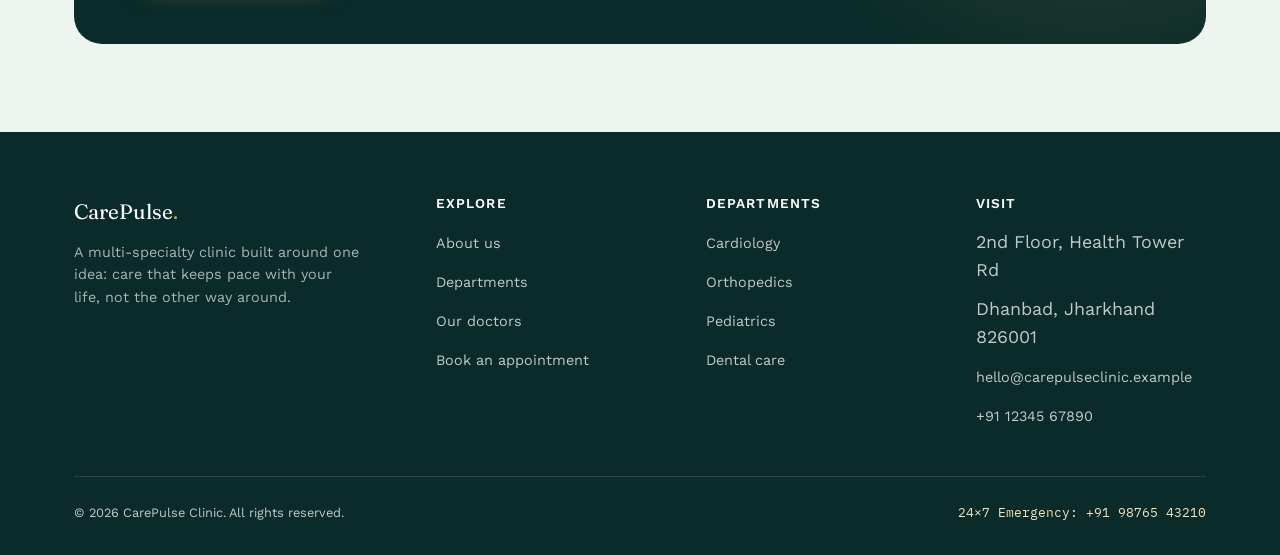
<file: services.html>
<!DOCTYPE html>
<html lang="en">
<head>
  <meta charset="UTF-8" />
  <meta name="viewport" content="width=device-width, initial-scale=1.0" />
  <title>Departments & Services — CarePulse Clinic</title>
  <meta name="description" content="Explore CarePulse Clinic's departments: cardiology, orthopedics, pediatrics, dental care, ophthalmology and general medicine." />
  <link rel="icon" href="data:," />
  <link rel="stylesheet" href="css/styles.css" />
</head>
<body data-page="services">

  <div data-include="partials/header.html"></div>

  <main>
    <section class="page-hero">
      <div class="container">
        <a href="index.html" class="breadcrumb">← Back home</a>
        <p class="eyebrow" style="margin-top:1.4rem;">Departments</p>
        <h1 style="max-width:20ch;">Six specialties, every one of them explained plainly.</h1>
        <p class="hero-lede">Open a department to see what it treats, what to expect at your first visit, and how to prepare.</p>
      </div>
    </section>

    <section class="section-tight">
      <div class="container">

        <details class="accordion-item" id="cardiology" open>
          <summary>
            <span>Cardiology</span>
            <span class="plus">+</span>
          </summary>
          <div class="accordion-body">
            <p>We evaluate chest pain, high blood pressure, palpitations, and irregular heartbeat, with ECG and echocardiogram available on the same visit for most cases.</p>
            <p><strong>First visit:</strong> bring any previous ECG or blood pressure records. Plan for 40–50 minutes if testing is needed.</p>
            <div class="tags"><span>ECG</span><span>Echocardiogram</span><span>Stress test</span><span>BP management</span></div>
          </div>
        </details>

        <details class="accordion-item" id="orthopedics">
          <summary>
            <span>Orthopedics</span>
            <span class="plus">+</span>
          </summary>
          <div class="accordion-body">
            <p>Joint pain, fractures, back pain, and sports injuries are assessed with in-house X-ray, with a physiotherapy plan arranged before you leave if needed.</p>
            <p><strong>First visit:</strong> wear or bring loose clothing that allows the affected joint to be examined easily.</p>
            <div class="tags"><span>X-ray on-site</span><span>Fracture care</span><span>Physiotherapy referral</span><span>Sports injuries</span></div>
          </div>
        </details>

        <details class="accordion-item" id="pediatrics">
          <summary>
            <span>Pediatrics</span>
            <span class="plus">+</span>
          </summary>
          <div class="accordion-body">
            <p>Routine vaccinations, growth and development tracking, and urgent care for fevers, infections, and injuries in children from birth through the teenage years.</p>
            <p><strong>First visit:</strong> bring any existing vaccination card so we can continue the same schedule.</p>
            <div class="tags"><span>Vaccinations</span><span>Growth tracking</span><span>Urgent child care</span></div>
          </div>
        </details>

        <details class="accordion-item" id="dental">
          <summary>
            <span>Dental Care</span>
            <span class="plus">+</span>
          </summary>
          <div class="accordion-body">
            <p>Cleanings, fillings, root canals, extractions, and cosmetic work, in a chair-side setting with numbing options explained before any procedure begins.</p>
            <p><strong>First visit:</strong> a routine check and cleaning typically takes 30 minutes.</p>
            <div class="tags"><span>Cleanings</span><span>Root canal</span><span>Cosmetic dentistry</span></div>
          </div>
        </details>

        <details class="accordion-item" id="ophthalmology">
          <summary>
            <span>Ophthalmology</span>
            <span class="plus">+</span>
          </summary>
          <div class="accordion-body">
            <p>Vision testing, cataract screening, and treatment for eye infections, with glasses prescriptions fitted on-site the same day where possible.</p>
            <p><strong>First visit:</strong> if you wear glasses or contacts, bring your current prescription.</p>
            <div class="tags"><span>Vision testing</span><span>Cataract screening</span><span>Glasses fitting</span></div>
          </div>
        </details>

        <details class="accordion-item" id="general-medicine">
          <summary>
            <span>General Medicine</span>
            <span class="plus">+</span>
          </summary>
          <div class="accordion-body">
            <p>Fevers, infections, diabetes management, and routine health check-ups, with lab work processed in-house so most results are ready the same afternoon.</p>
            <p><strong>First visit:</strong> come in fasting if you'd like blood sugar or cholesterol checked the same day.</p>
            <div class="tags"><span>Health check-ups</span><span>Diabetes care</span><span>Same-day labs</span></div>
          </div>
        </details>

      </div>
    </section>

    <section>
      <div class="container">
        <div class="cta-band">
          <div>
            <h3>Not sure which department you need?</h3>
            <p>Tell us your symptoms when you book — our front desk will route you to the right specialist.</p>
          </div>
          <a href="contact.html" class="btn btn-gold">Book an appointment</a>
        </div>
      </div>
    </section>
  </main>

  <div data-include="partials/footer.html"></div>
  <script src="js/main.js"></script>
</body>
</html>
</file>
<file: css/styles.css>
/* =========================================================
   CarePulse Clinic — Design Tokens
   Palette: deep teal ink, pale mint field, warm goldenrod accent,
   a single muted brick-red used only for "live/urgent" signals.
   Type: Fraunces (display serif) + Work Sans (body) + IBM Plex Mono (data/labels)
   Signature element: the EKG pulse line — used in the hero, as
   section dividers, and as the "how it works" connector. It is
   never decorative alone; it always sits where a heartbeat/vital
   reading makes literal sense.
   ========================================================= */

@import url('https://fonts.googleapis.com/css2?family=Fraunces:opsz,wght@9..144,400;9..144,500;9..144,600;9..144,700&family=Work+Sans:wght@400;500;600;700&family=IBM+Plex+Mono:wght@400;500;600&display=swap');

:root {
  /* Color */
  --ink: #12302c;
  --ink-soft: #3c5652;
  --teal: #0f3d3a;
  --teal-deep: #0a2b29;
  --field: #eef4ef;
  --field-raised: #ffffff;
  --line: #d7e3da;
  --gold: #c99a3e;
  --gold-soft: #f2e3c2;
  --pulse: #c0473a;
  --white: #ffffff;

  /* Type */
  --font-display: 'Fraunces', 'Georgia', serif;
  --font-body: 'Work Sans', -apple-system, BlinkMacSystemFont, sans-serif;
  --font-mono: 'IBM Plex Mono', 'SFMono-Regular', monospace;

  /* Scale */
  --step-0: clamp(1rem, 0.96rem + 0.2vw, 1.125rem);
  --step-1: clamp(1.25rem, 1.15rem + 0.5vw, 1.5rem);
  --step-2: clamp(1.75rem, 1.5rem + 1.1vw, 2.25rem);
  --step-3: clamp(2.25rem, 1.9rem + 1.8vw, 3.25rem);
  --step-4: clamp(2.75rem, 2.2rem + 2.7vw, 4.25rem);

  --radius-sm: 6px;
  --radius-md: 14px;
  --radius-lg: 28px;

  --shadow-card: 0 1px 2px rgba(18, 48, 44, 0.06), 0 8px 24px -12px rgba(18, 48, 44, 0.18);
  --max-width: 1180px;
}

*, *::before, *::after { box-sizing: border-box; }
html { scroll-behavior: smooth; }

@media (prefers-reduced-motion: reduce) {
  html { scroll-behavior: auto; }
  *, *::before, *::after {
    animation-duration: 0.001ms !important;
    animation-iteration-count: 1 !important;
    transition-duration: 0.001ms !important;
    scroll-behavior: auto !important;
  }
}

body {
  margin: 0;
  font-family: var(--font-body);
  color: var(--ink);
  background: var(--field);
  font-size: var(--step-0);
  line-height: 1.55;
  -webkit-font-smoothing: antialiased;
}

h1, h2, h3, h4 {
  font-family: var(--font-display);
  color: var(--teal-deep);
  line-height: 1.08;
  margin: 0 0 0.5em;
  font-weight: 600;
  letter-spacing: -0.01em;
}

h1 { font-size: var(--step-4); }
h2 { font-size: var(--step-3); }
h3 { font-size: var(--step-2); }
h4 { font-size: var(--step-1); font-family: var(--font-body); font-weight: 600; }

p { margin: 0 0 1em; color: var(--ink-soft); }
a { color: inherit; }

.eyebrow {
  font-family: var(--font-mono);
  text-transform: uppercase;
  letter-spacing: 0.14em;
  font-size: 0.72rem;
  color: var(--gold);
  font-weight: 600;
  display: inline-flex;
  align-items: center;
  gap: 0.5em;
  margin-bottom: 0.9em;
}
.eyebrow::before {
  content: '';
  width: 18px;
  height: 1px;
  background: var(--gold);
  display: inline-block;
}

.container {
  max-width: var(--max-width);
  margin: 0 auto;
  padding: 0 1.5rem;
}

.visually-hidden {
  position: absolute !important;
  width: 1px; height: 1px;
  overflow: hidden;
  clip: rect(0 0 0 0);
  white-space: nowrap;
}

a:focus-visible, button:focus-visible, input:focus-visible,
textarea:focus-visible, select:focus-visible, summary:focus-visible {
  outline: 2px solid var(--gold);
  outline-offset: 3px;
  border-radius: 4px;
}

/* ---------- Buttons ---------- */
.btn {
  display: inline-flex;
  align-items: center;
  gap: 0.6em;
  font-family: var(--font-body);
  font-weight: 600;
  font-size: 0.95rem;
  padding: 0.85em 1.6em;
  border-radius: 999px;
  border: 1px solid transparent;
  cursor: pointer;
  text-decoration: none;
  transition: transform 0.18s ease, box-shadow 0.18s ease, background 0.18s ease;
  white-space: nowrap;
}
.btn:hover { transform: translateY(-1px); }
.btn-primary {
  background: var(--teal);
  color: var(--white);
  box-shadow: 0 10px 24px -10px rgba(15, 61, 58, 0.55);
}
.btn-primary:hover { background: var(--teal-deep); }
.btn-gold {
  background: var(--gold);
  color: var(--teal-deep);
  box-shadow: 0 10px 24px -10px rgba(201, 154, 62, 0.55);
}
.btn-gold:hover { background: #b98a2e; }
.btn-outline {
  background: transparent;
  border-color: var(--teal);
  color: var(--teal);
}
.btn-outline:hover { background: var(--teal); color: var(--white); }
.btn-ghost {
  background: transparent;
  color: var(--teal-deep);
  padding-left: 0;
  padding-right: 0;
}

/* ---------- Header / Nav ---------- */
.site-header {
  position: sticky;
  top: 0;
  z-index: 50;
  background: rgba(238, 244, 239, 0.88);
  backdrop-filter: saturate(160%) blur(10px);
  border-bottom: 1px solid var(--line);
}
.nav-row {
  display: flex;
  align-items: center;
  justify-content: space-between;
  padding: 1rem 0;
}
.logo {
  display: flex;
  align-items: center;
  gap: 0.6em;
  text-decoration: none;
  font-family: var(--font-display);
  font-weight: 600;
  font-size: 1.3rem;
  color: var(--teal-deep);
}
.logo svg { flex-shrink: 0; }
.logo-word-accent { color: var(--gold); }

.nav-links {
  display: flex;
  align-items: center;
  gap: 2.1rem;
  list-style: none;
  margin: 0; padding: 0;
}
.nav-links a {
  text-decoration: none;
  font-weight: 500;
  font-size: 0.95rem;
  color: var(--ink);
  position: relative;
  padding: 0.3em 0;
}
.nav-links a::after {
  content: '';
  position: absolute;
  left: 0; right: 100%;
  bottom: -2px;
  height: 2px;
  background: var(--gold);
  transition: right 0.2s ease;
}
.nav-links a:hover::after, .nav-links a[aria-current="page"]::after { right: 0; }
.nav-links a[aria-current="page"] { color: var(--teal-deep); font-weight: 600; }

.nav-cta { display: flex; align-items: center; gap: 1rem; }
.nav-phone {
  font-family: var(--font-mono);
  font-size: 0.85rem;
  text-decoration: none;
  color: var(--ink-soft);
  display: none;
}

.nav-toggle {
  display: none;
  background: none; border: none; cursor: pointer;
  padding: 0.4rem;
}
.nav-toggle span {
  display: block; width: 22px; height: 2px; background: var(--teal-deep);
  margin: 5px 0; transition: transform 0.2s ease, opacity 0.2s ease;
}

@media (max-width: 880px) {
  .nav-links {
    position: fixed;
    inset: 64px 0 0 0;
    background: var(--field);
    flex-direction: column;
    justify-content: flex-start;
    padding: 2rem 1.5rem;
    gap: 1.6rem;
    transform: translateY(-8px);
    opacity: 0;
    pointer-events: none;
    transition: opacity 0.2s ease, transform 0.2s ease;
  }
  .nav-links.open { opacity: 1; transform: translateY(0); pointer-events: auto; }
  .nav-toggle { display: block; }
  .nav-cta .btn-outline { display: none; }
}

/* ---------- Pulse divider (signature element) ---------- */
.pulse-divider {
  width: 100%;
  height: 46px;
  display: block;
  margin: 0 auto;
  overflow: visible;
}
.pulse-divider path {
  fill: none;
  stroke: var(--gold);
  stroke-width: 2;
  stroke-linecap: round;
  stroke-linejoin: round;
  stroke-dasharray: 620;
  stroke-dashoffset: 620;
  transition: stroke-dashoffset 1.4s cubic-bezier(.2,.7,.3,1);
}
.pulse-divider.in-view path { stroke-dashoffset: 0; }

/* ---------- Section rhythm ---------- */
section { padding: 5.5rem 0; }
.section-tight { padding: 3rem 0; }
.section-head { max-width: 640px; margin-bottom: 3rem; }
.section-head.center { margin-left: auto; margin-right: auto; text-align: center; }

/* ---------- Hero ---------- */
.hero {
  padding: 3.5rem 0 4rem;
  overflow: hidden;
}
.hero-grid {
  display: grid;
  grid-template-columns: 1.05fr 0.95fr;
  gap: 3rem;
  align-items: center;
}
.hero h1 { margin-bottom: 0.45em; }
.hero-lede { font-size: 1.1rem; max-width: 46ch; }
.hero-actions { display: flex; gap: 1rem; flex-wrap: wrap; margin-top: 1.8rem; }

.hero-note {
  margin-top: 2.2rem;
  display: flex;
  align-items: center;
  gap: 0.9rem;
  font-size: 0.85rem;
  color: var(--ink-soft);
}
.avatar-stack { display: flex; }
.avatar-stack span {
  width: 32px; height: 32px; border-radius: 50%;
  border: 2px solid var(--field);
  margin-left: -10px;
  display: flex; align-items: center; justify-content: center;
  font-family: var(--font-mono); font-size: 0.6rem; font-weight: 600;
  color: var(--white);
}
.avatar-stack span:first-child { margin-left: 0; }

/* Vitals card — the signature widget */
.vitals-card {
  position: relative;
  background: var(--teal-deep);
  border-radius: var(--radius-lg);
  padding: 2rem;
  color: var(--white);
  box-shadow: var(--shadow-card);
  overflow: hidden;
}
.vitals-card::before {
  content: '';
  position: absolute;
  inset: -40% -20% auto auto;
  width: 260px; height: 260px;
  background: radial-gradient(circle, rgba(201,154,62,0.35), transparent 70%);
  pointer-events: none;
}
.vitals-top {
  display: flex;
  justify-content: space-between;
  align-items: flex-start;
  margin-bottom: 1.4rem;
  position: relative;
}
.vitals-label {
  font-family: var(--font-mono);
  font-size: 0.72rem;
  letter-spacing: 0.1em;
  text-transform: uppercase;
  color: rgba(255,255,255,0.6);
}
.vitals-live {
  display: inline-flex;
  align-items: center;
  gap: 0.45em;
  font-family: var(--font-mono);
  font-size: 0.72rem;
  color: var(--gold-soft);
}
.vitals-live .dot {
  width: 7px; height: 7px; border-radius: 50%;
  background: var(--pulse);
  box-shadow: 0 0 0 0 rgba(192,71,58,0.6);
  animation: dotpulse 1.8s infinite;
}
@keyframes dotpulse {
  0% { box-shadow: 0 0 0 0 rgba(192,71,58,0.55); }
  70% { box-shadow: 0 0 0 8px rgba(192,71,58,0); }
  100% { box-shadow: 0 0 0 0 rgba(192,71,58,0); }
}

.vitals-readout { position: relative; margin: 1rem 0 1.4rem; }
.vitals-readout svg { width: 100%; height: 90px; display: block; }
.vitals-readout .line {
  fill: none; stroke: var(--gold); stroke-width: 2.5;
  stroke-linecap: round; stroke-linejoin: round;
  stroke-dasharray: 900; stroke-dashoffset: 900;
  animation: draw 3.2s ease-in-out infinite;
}
@keyframes draw {
  0% { stroke-dashoffset: 900; }
  55% { stroke-dashoffset: 0; }
  100% { stroke-dashoffset: -900; }
}

.vitals-grid {
  display: grid;
  grid-template-columns: repeat(3, 1fr);
  gap: 1rem;
  position: relative;
}
.vitals-grid div { border-top: 1px solid rgba(255,255,255,0.14); padding-top: 0.8rem; }
.vitals-num {
  font-family: var(--font-mono);
  font-size: 1.5rem;
  font-weight: 600;
  color: var(--white);
  display: block;
}
.vitals-num small { font-size: 0.8rem; color: var(--gold-soft); }
.vitals-cap {
  font-size: 0.72rem;
  color: rgba(255,255,255,0.55);
  text-transform: uppercase;
  letter-spacing: 0.06em;
}

/* ---------- Stats strip ---------- */
.stats-strip {
  background: var(--teal);
  color: var(--white);
}
.stats-grid {
  display: grid;
  grid-template-columns: repeat(4, 1fr);
  gap: 2rem;
}
.stat b {
  display: block;
  font-family: var(--font-mono);
  font-size: var(--step-2);
  color: var(--gold-soft);
}
.stat span {
  font-size: 0.85rem;
  color: rgba(255,255,255,0.75);
}

/* ---------- Cards / grids ---------- */
.grid-3 { display: grid; grid-template-columns: repeat(3, 1fr); gap: 1.75rem; }
.grid-2 { display: grid; grid-template-columns: repeat(2, 1fr); gap: 1.75rem; }

.card {
  background: var(--field-raised);
  border: 1px solid var(--line);
  border-radius: var(--radius-md);
  padding: 2rem;
  transition: transform 0.2s ease, box-shadow 0.2s ease, border-color 0.2s ease;
}
.card:hover { transform: translateY(-4px); box-shadow: var(--shadow-card); border-color: transparent; }

.icon-badge {
  width: 48px; height: 48px;
  border-radius: 12px;
  background: var(--gold-soft);
  display: flex; align-items: center; justify-content: center;
  margin-bottom: 1.2rem;
  color: var(--teal-deep);
}

.service-card h4 { margin-bottom: 0.4em; }
.service-card p { font-size: 0.92rem; margin-bottom: 1rem; }
.service-card .card-link {
  font-family: var(--font-mono);
  font-size: 0.8rem;
  text-decoration: none;
  color: var(--teal);
  border-bottom: 1px solid var(--gold);
  padding-bottom: 2px;
}

/* ---------- Journey (steps — a genuine sequence, so numbered) ---------- */
.journey {
  position: relative;
  display: grid;
  grid-template-columns: repeat(3, 1fr);
  gap: 2.5rem;
}
.journey::before {
  content: '';
  position: absolute;
  top: 26px; left: 8%; right: 8%;
  height: 1px;
  background-image: linear-gradient(to right, var(--line) 60%, transparent 0%);
  background-size: 10px 1px;
  background-repeat: repeat-x;
}
.journey-step { position: relative; }
.journey-num {
  width: 52px; height: 52px;
  border-radius: 50%;
  background: var(--teal-deep);
  color: var(--gold-soft);
  font-family: var(--font-mono);
  display: flex; align-items: center; justify-content: center;
  font-size: 1.1rem;
  margin-bottom: 1.4rem;
  position: relative;
  z-index: 1;
}

/* ---------- Doctors ---------- */
.doctor-card { text-align: left; }
.doctor-photo {
  width: 100%;
  aspect-ratio: 4/3.4;
  border-radius: var(--radius-md);
  margin-bottom: 1.2rem;
  display: flex; align-items: center; justify-content: center;
  font-family: var(--font-display);
  font-size: 2.4rem;
  color: var(--white);
}
.doctor-card h4 { margin-bottom: 0.15em; }
.doctor-role { font-size: 0.85rem; color: var(--gold); font-weight: 600; margin-bottom: 0.6em; }
.doctor-meta { font-family: var(--font-mono); font-size: 0.78rem; color: var(--ink-soft); }

/* ---------- Testimonials ---------- */
.testimonial-wrap { position: relative; max-width: 760px; margin: 0 auto; text-align: center; }
.testimonial-quote {
  font-family: var(--font-display);
  font-size: var(--step-2);
  color: var(--teal-deep);
  line-height: 1.3;
  min-height: 5.5em;
}
.testimonial-person { margin-top: 1.4rem; font-family: var(--font-mono); font-size: 0.85rem; color: var(--ink-soft); }
.testimonial-dots { display: flex; justify-content: center; gap: 0.5rem; margin-top: 1.6rem; }
.testimonial-dots button {
  width: 8px; height: 8px; border-radius: 50%;
  border: none; background: var(--line); cursor: pointer; padding: 0;
}
.testimonial-dots button[aria-current="true"] { background: var(--gold); }

/* ---------- CTA band ---------- */
.cta-band {
  background: var(--teal-deep);
  color: var(--white);
  border-radius: var(--radius-lg);
  padding: 3.5rem;
  display: flex;
  align-items: center;
  justify-content: space-between;
  gap: 2rem;
  flex-wrap: wrap;
  position: relative;
  overflow: hidden;
}
.cta-band::after {
  content: '';
  position: absolute; inset: 0;
  background: radial-gradient(600px circle at 90% -10%, rgba(201,154,62,0.25), transparent 60%);
  pointer-events: none;
}
.cta-band h3 { color: var(--white); margin-bottom: 0.3em; }
.cta-band p { color: rgba(255,255,255,0.75); margin-bottom: 0; }

/* ---------- Forms ---------- */
.form-grid { display: grid; grid-template-columns: 1fr 1fr; gap: 1.3rem; }
.form-field { display: flex; flex-direction: column; gap: 0.45rem; }
.form-field.full { grid-column: 1 / -1; }
.form-field label {
  font-size: 0.82rem; font-weight: 600; color: var(--teal-deep);
}
.form-field input, .form-field select, .form-field textarea {
  font-family: var(--font-body);
  font-size: 0.95rem;
  padding: 0.85em 1em;
  border-radius: var(--radius-sm);
  border: 1px solid var(--line);
  background: var(--white);
  color: var(--ink);
}
.form-field textarea { resize: vertical; min-height: 100px; }
.form-field input:focus, .form-field select:focus, .form-field textarea:focus {
  border-color: var(--gold);
}
.form-note { font-size: 0.8rem; color: var(--ink-soft); margin-top: 0.4rem; }
#form-status {
  margin-top: 1rem;
  font-size: 0.9rem;
  font-family: var(--font-mono);
  padding: 0.8em 1em;
  border-radius: var(--radius-sm);
  display: none;
}
#form-status.show { display: block; }
#form-status.ok { background: #e4f1e6; color: #21603a; display: block; }
#form-status.err { background: #fbe6e2; color: var(--pulse); display: block; }

/* ---------- Footer ---------- */
.site-footer {
  background: var(--teal-deep);
  color: rgba(255,255,255,0.75);
  padding: 4rem 0 2rem;
}
.footer-grid {
  display: grid;
  grid-template-columns: 1.4fr 1fr 1fr 1fr;
  gap: 2.5rem;
  padding-bottom: 3rem;
  border-bottom: 1px solid rgba(255,255,255,0.12);
}
.footer-grid h4, .footer-logo { color: var(--white); }
.footer-logo { font-family: var(--font-display); font-size: 1.3rem; margin-bottom: 0.8rem; display: block; }
.footer-grid ul { list-style: none; margin: 0; padding: 0; display: flex; flex-direction: column; gap: 0.7rem; }
.footer-grid a { text-decoration: none; font-size: 0.9rem; color: rgba(255,255,255,0.75); }
.footer-grid a:hover { color: var(--gold-soft); }
.footer-grid h4 { font-size: 0.85rem; text-transform: uppercase; letter-spacing: 0.08em; margin-bottom: 1.1rem; }
.footer-bottom {
  display: flex; justify-content: space-between; align-items: center;
  padding-top: 1.6rem; font-size: 0.8rem; flex-wrap: wrap; gap: 1rem;
}
.footer-emergency {
  font-family: var(--font-mono);
  color: var(--gold-soft);
}

/* ---------- Page hero (inner pages) ---------- */
.page-hero {
  padding: 3rem 0 2.5rem;
  border-bottom: 1px solid var(--line);
}
.breadcrumb {
  font-family: var(--font-mono);
  font-size: 0.78rem;
  color: var(--ink-soft);
  text-decoration: none;
}

/* ---------- Accordion (services page) ---------- */
.accordion-item {
  border-bottom: 1px solid var(--line);
}
.accordion-item summary {
  cursor: pointer;
  list-style: none;
  padding: 1.6rem 0;
  display: flex;
  align-items: center;
  justify-content: space-between;
  font-family: var(--font-display);
  font-size: 1.2rem;
  color: var(--teal-deep);
}
.accordion-item summary::-webkit-details-marker { display: none; }
.accordion-item summary .plus {
  font-family: var(--font-mono);
  color: var(--gold);
  font-size: 1.3rem;
  transition: transform 0.2s ease;
}
.accordion-item[open] summary .plus { transform: rotate(45deg); }
.accordion-body { padding-bottom: 1.8rem; max-width: 70ch; }
.accordion-body .tags { display: flex; gap: 0.6rem; flex-wrap: wrap; margin-top: 1rem; }
.accordion-body .tags span {
  font-family: var(--font-mono);
  font-size: 0.72rem;
  padding: 0.35em 0.8em;
  background: var(--field);
  border: 1px solid var(--line);
  border-radius: 999px;
  color: var(--ink-soft);
}

/* ---------- About page ---------- */
.value-list { display: grid; grid-template-columns: repeat(2, 1fr); gap: 1.5rem; }
.value-item { display: flex; gap: 1rem; }
.value-item .icon-badge { flex-shrink: 0; margin-bottom: 0; }

/* ---------- Map ---------- */
.map-wrap {
  border-radius: var(--radius-md);
  overflow: hidden;
  border: 1px solid var(--line);
  height: 340px;
}
.map-wrap iframe { width: 100%; height: 100%; border: 0; display: block; }

/* ---------- Reveal on scroll ---------- */
.reveal { opacity: 0; transform: translateY(18px); transition: opacity 0.6s ease, transform 0.6s ease; }
.reveal.in-view { opacity: 1; transform: translateY(0); }

/* ---------- Responsive ---------- */
@media (min-width: 881px) {
  .nav-phone { display: inline-flex; align-items: center; gap: 0.5em; }
}

@media (max-width: 980px) {
  .hero-grid { grid-template-columns: 1fr; }
  .stats-grid { grid-template-columns: repeat(2, 1fr); gap: 2rem 1rem; }
  .grid-3 { grid-template-columns: 1fr 1fr; }
  .journey { grid-template-columns: 1fr; }
  .journey::before { display: none; }
  .footer-grid { grid-template-columns: 1fr 1fr; }
}

@media (max-width: 640px) {
  section { padding: 3.5rem 0; }
  .grid-3, .grid-2, .value-list { grid-template-columns: 1fr; }
  .form-grid { grid-template-columns: 1fr; }
  .cta-band { flex-direction: column; align-items: flex-start; padding: 2.2rem; }
  .footer-grid { grid-template-columns: 1fr; }
  .footer-bottom { flex-direction: column; align-items: flex-start; }
}
</file>
